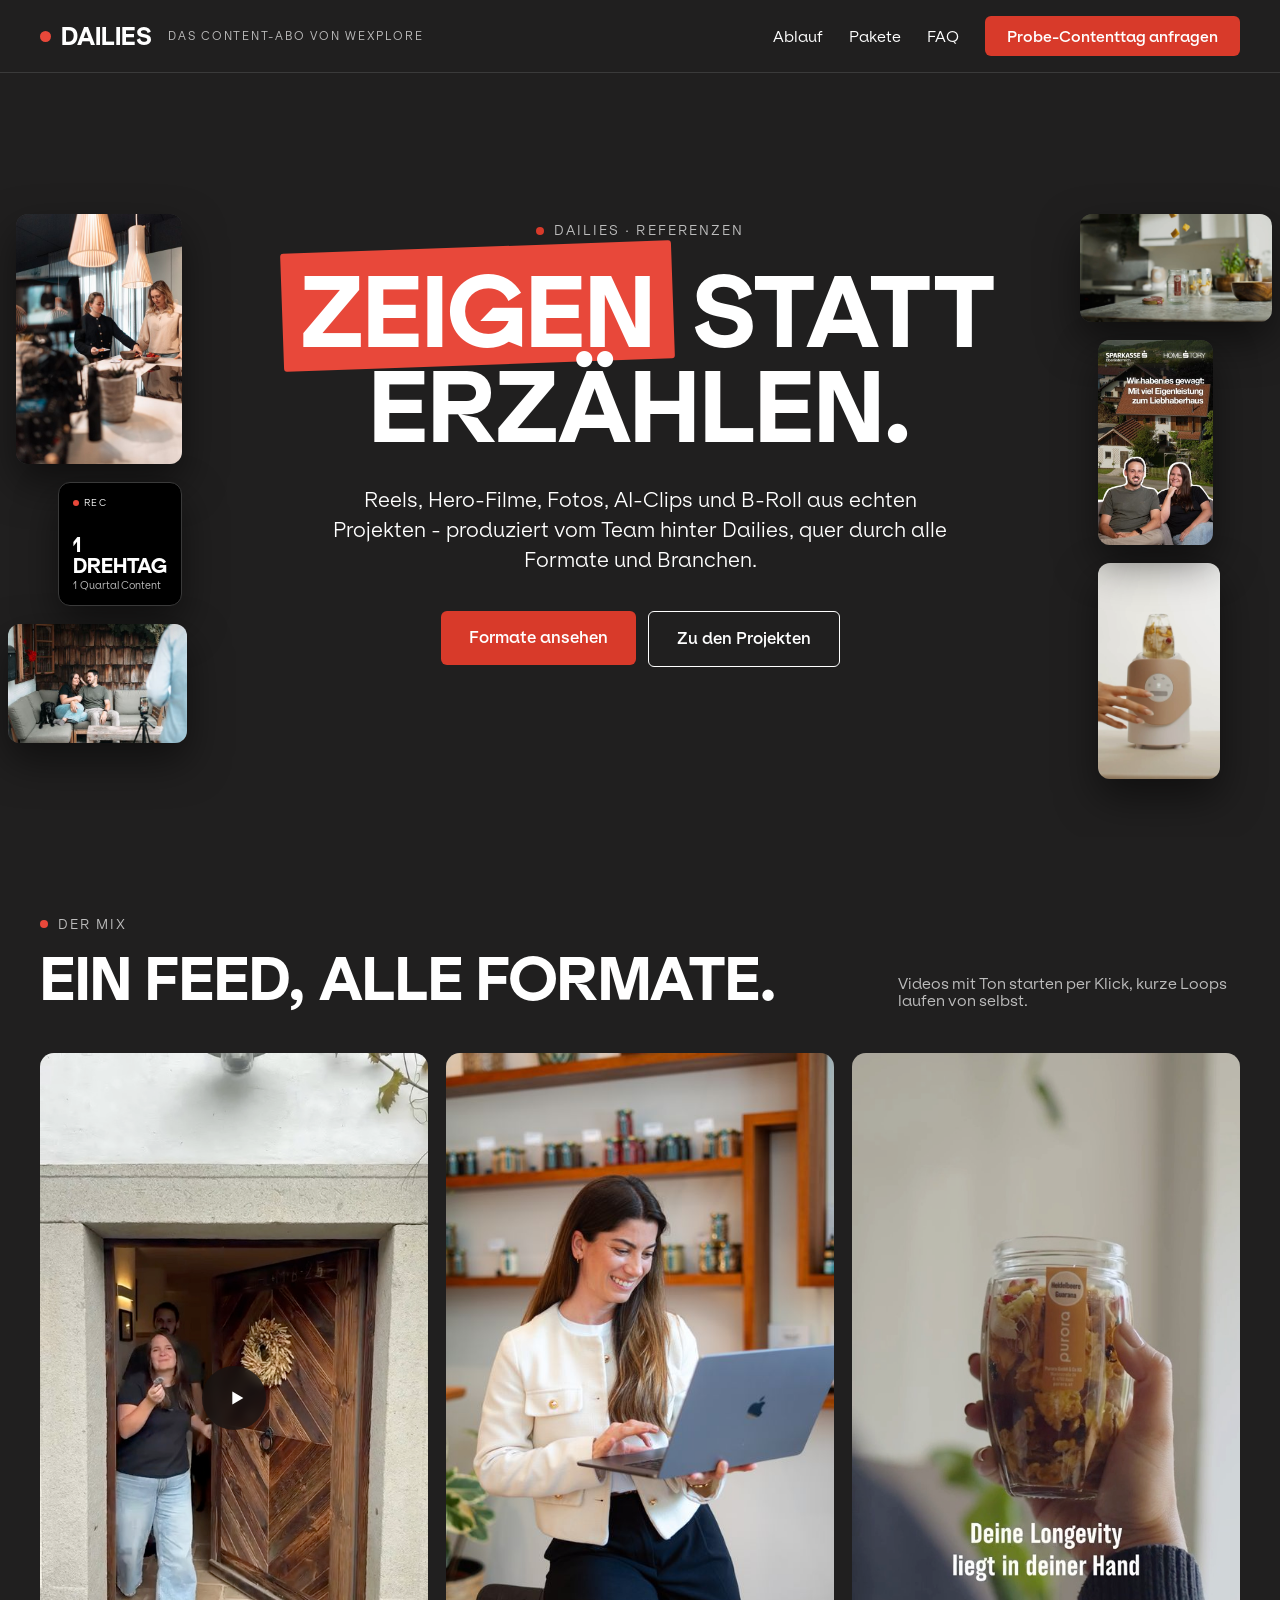
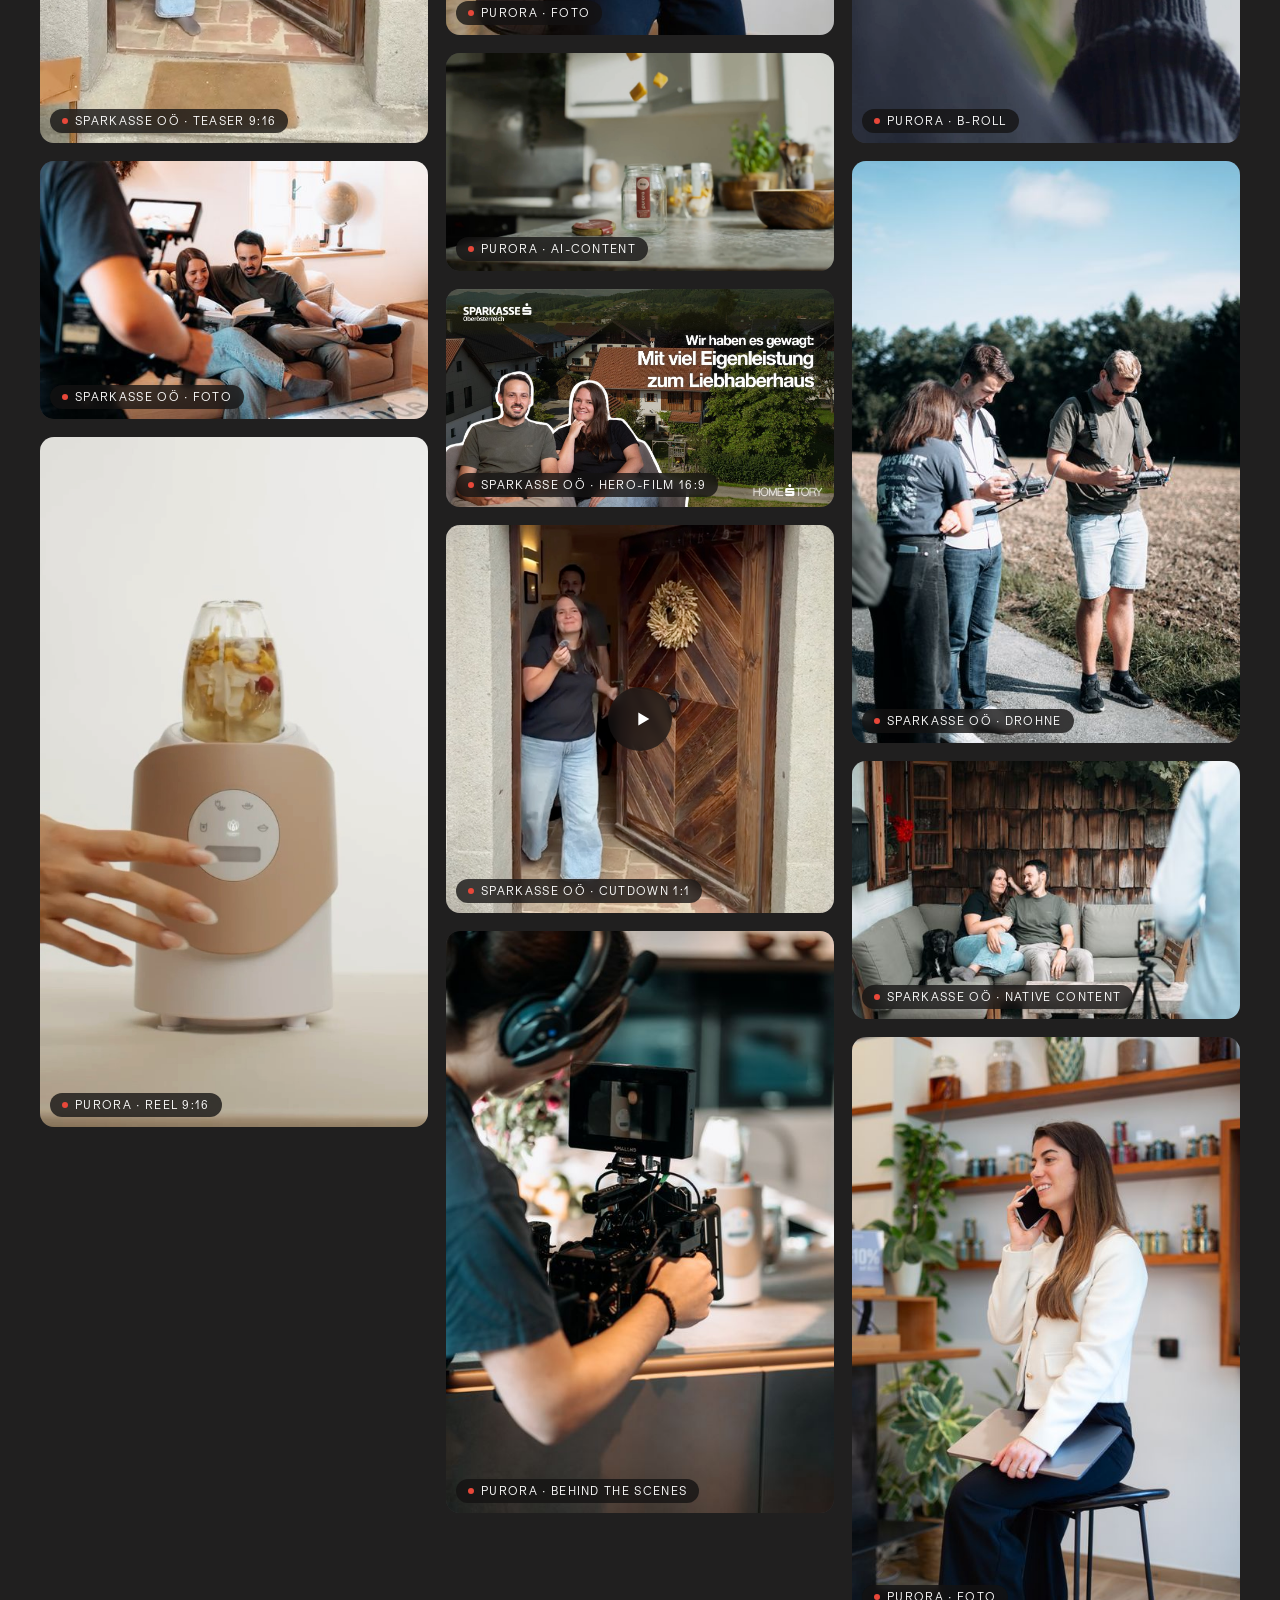
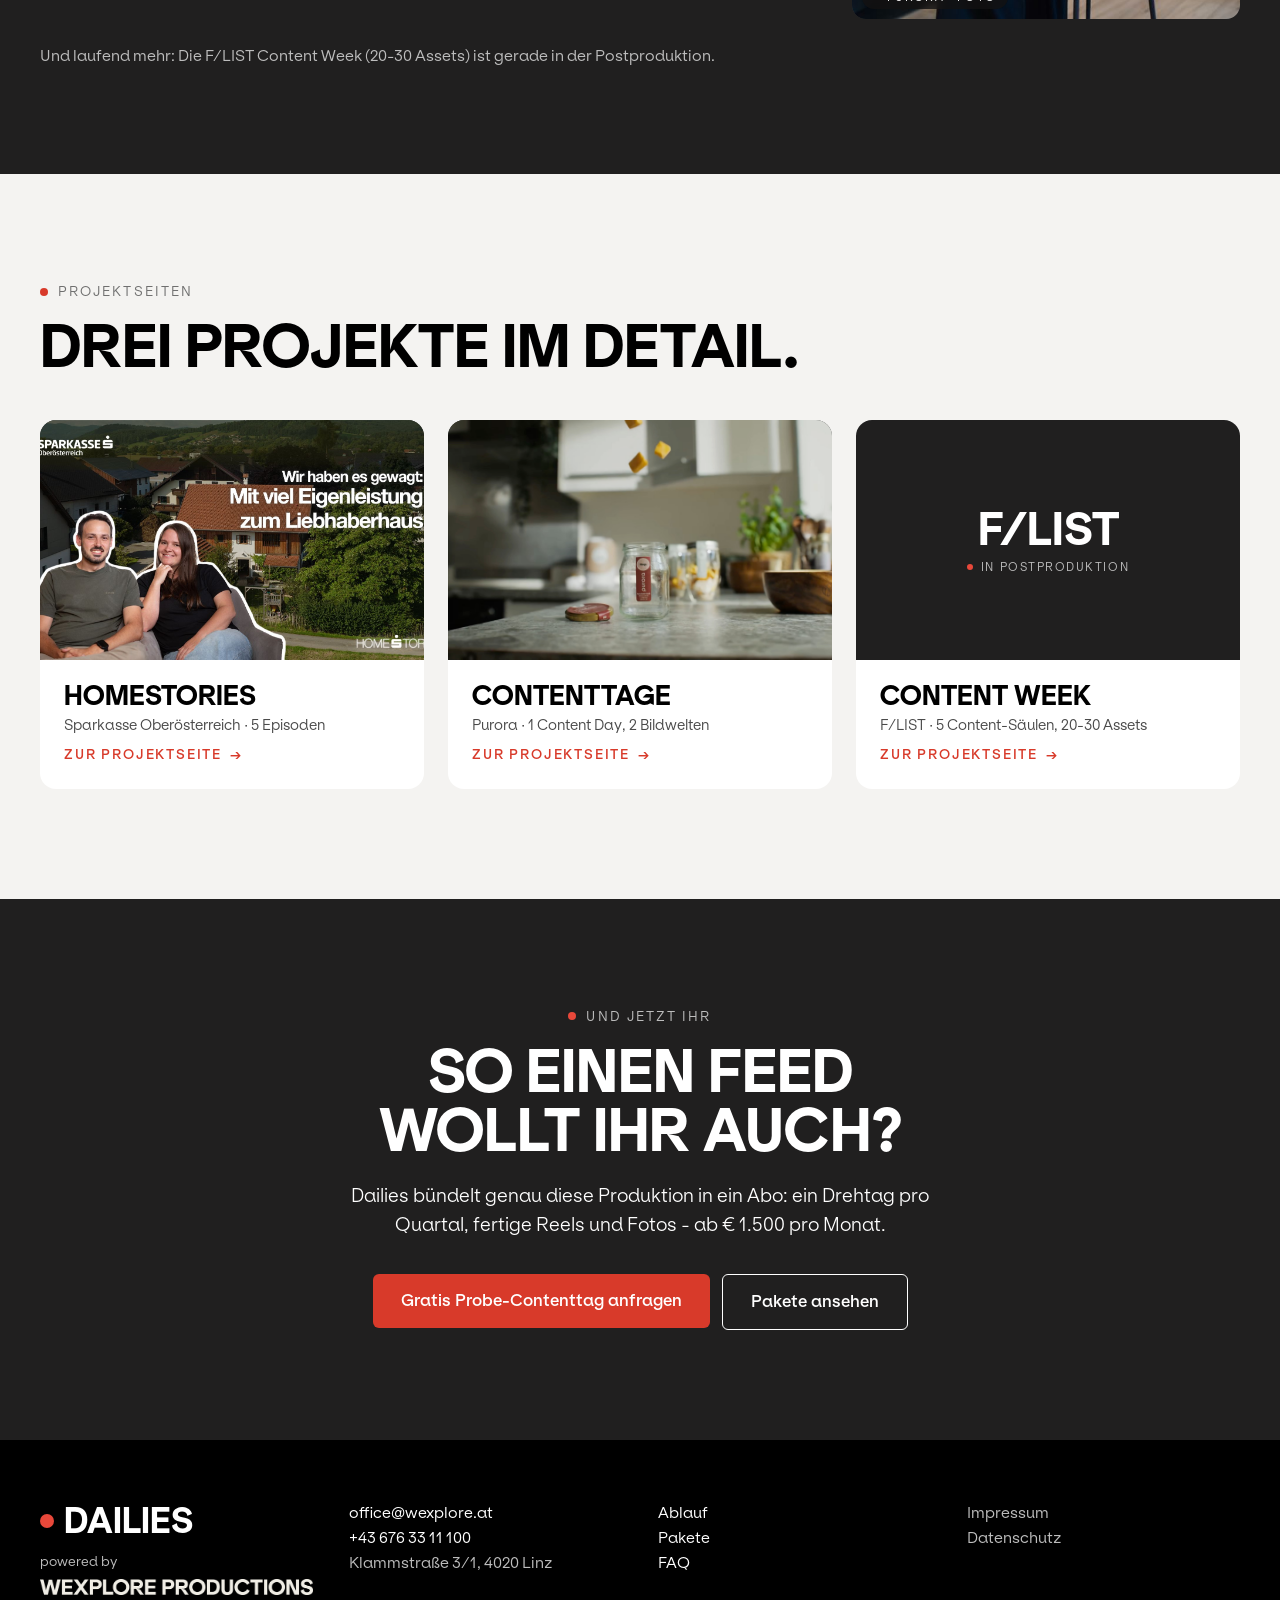
<file: referenzen.html>
<!DOCTYPE html>
<html lang="de-AT">
<head>
<meta charset="utf-8">
<meta name="viewport" content="width=device-width, initial-scale=1">
<title>Referenzen - Dailies | Social-Media-Content im Abo</title>
<meta name="description" content="Reels, Hero-Filme, Fotos, AI-Clips und B-Roll aus echten Projekten: die Referenzen von Dailies, dem Content-Abo von WEXPLORE aus Linz.">
<link rel="canonical" href="https://wexalex.github.io/dailies/referenzen.html">
<meta name="theme-color" content="#201f1f">
<meta property="og:type" content="website">
<meta property="og:url" content="https://wexalex.github.io/dailies/referenzen.html">
<meta property="og:site_name" content="Dailies">
<meta property="og:locale" content="de_AT">
<meta property="og:title" content="Referenzen - Dailies | Social-Media-Content im Abo">
<meta property="og:description" content="Zeigen statt erzählen: Reels, Hero-Filme, Fotos, AI-Clips und B-Roll aus echten Projekten.">
<meta property="og:image" content="https://wexalex.github.io/dailies/assets/projekte/sparkasse/teaser-quer-poster.jpg">
<meta property="og:image:width" content="1451">
<meta property="og:image:height" content="816">
<meta name="twitter:card" content="summary_large_image">
<link rel="icon" href="assets/favicon.svg" type="image/svg+xml">
<link rel="icon" href="assets/favicon-48.png" sizes="48x48" type="image/png">
<link rel="apple-touch-icon" href="assets/apple-touch-icon.png">
<link rel="preload" as="font" type="font/woff2" crossorigin href="assets/fonts/ESKlarheitPlakat-Xbd.woff2">
<link rel="preload" as="font" type="font/woff2" crossorigin href="assets/fonts/ESKlarheitKurrent-Lt.woff2">
<link rel="stylesheet" href="assets/projekt.css?v=1">
<style>
  /* Nur diese Seite: Hero mit schwebenden Assets und das gemischte Raster. */
  .ref-hero { position:relative; overflow:hidden; background:var(--dunkel); color:#fff; padding:150px 40px 170px; text-align:center; }
  .ref-hero .text { position:relative; z-index:2; max-width:860px; margin:0 auto; display:flex; flex-direction:column; align-items:center; }
  @media (max-width: 900px) {
    .ref-hero { padding:110px 20px 130px; }
    .float-tile { box-shadow:0 10px 24px rgba(0,0,0,.45); }
  }
  @media (max-width: 640px) {
    .float-tile { display:none; }
    .float-tile.klein { display:block; opacity:.9; }
  }
</style>
</head>
<body>

<a class="sr-only skip" href="#raster">Zum Inhalt springen</a>

<header class="pnav">
  <a href="index.html" style="display:flex; align-items:center; gap:10px;">
    <div style="width:11px; height:11px; border-radius:50%; background:var(--rot);"></div>
    <span class="plakat" style="font-size:24px; line-height:1;">Dailies</span>
    <span class="nav-links" style="font-size:11px; letter-spacing:.16em; text-transform:uppercase; color:var(--grau-dunkel); margin-left:6px;">Das Content-Abo von WEXPLORE</span>
  </a>
  <nav aria-label="Hauptnavigation">
    <a class="nav-links" href="index.html#ablauf">Ablauf</a>
    <a class="nav-links" href="index.html#pakete">Pakete</a>
    <a class="nav-links" href="index.html#faq">FAQ</a>
    <a class="btn btn--rot btn--s" href="mailto:office@wexplore.at?subject=Gratis%20Probe-Contenttag">Probe-Contenttag anfragen</a>
  </nav>
</header>

<main>

<section class="ref-hero" aria-labelledby="ref-titel">
  <!-- Schwebende Assets: echte Ausschnitte aus den Projekten. Reine Deko,
       deshalb pointer-events:none und aria-hidden. Positionen in Prozent,
       Groessen mit clamp - unter 640px bleiben nur die zwei "klein"-Kacheln. -->
  <div class="float-tile" data-anchor="foto-purora" aria-hidden="true" style="--tilt:-5deg; top:10%; left:6%; width:clamp(110px, 13vw, 190px); aspect-ratio:2/3; animation-delay:-1.2s;">
    <img src="assets/projekte/purora/foto-01-500.jpg" alt="" width="500" height="750" loading="lazy">
  </div>
  <div class="float-tile klein" data-anchor="mango" aria-hidden="true" style="--tilt:4deg; top:8%; right:7%; width:clamp(120px, 15vw, 230px); aspect-ratio:16/9; animation-delay:-3.4s;">
    <video src="assets/projekte/purora/mango-169.mp4" poster="assets/projekte/purora/mango-poster.jpg" autoplay muted loop playsinline preload="metadata" data-loop></video>
  </div>
  <div class="float-tile" data-anchor="foto-sparkasse" aria-hidden="true" style="--tilt:6deg; bottom:12%; left:9%; width:clamp(120px, 14vw, 210px); aspect-ratio:3/2; animation-delay:-5.1s;">
    <img src="assets/projekte/sparkasse/foto-03-500.jpg" alt="" width="500" height="333" loading="lazy">
  </div>
  <div class="float-tile klein" data-anchor="reel" aria-hidden="true" style="--tilt:-4deg; bottom:9%; right:8%; width:clamp(84px, 9.5vw, 140px); aspect-ratio:9/16; animation-delay:-2.2s;">
    <video src="assets/projekte/purora/hero-916.mp4" poster="assets/projekte/purora/hero-poster.jpg" autoplay muted loop playsinline preload="metadata" data-loop></video>
  </div>
  <div class="float-tile" data-anchor="teaser-hoch" aria-hidden="true" style="--tilt:5deg; top:44%; right:3.5%; width:clamp(84px, 9vw, 130px); aspect-ratio:9/16; animation-delay:-6.3s;">
    <img src="assets/projekte/sparkasse/teaser-hoch-poster.jpg" alt="" width="400" height="710" loading="lazy">
  </div>
  <div class="float-tile" data-anchor="rec" aria-hidden="true" style="--tilt:-6deg; top:47%; left:4%; width:clamp(90px, 9.5vw, 130px); aspect-ratio:1/1; background:#000; border:1px solid var(--linie-dunkel); animation-delay:-4s;">
    <div style="position:absolute; inset:0; box-sizing:border-box; padding:14px; display:flex; flex-direction:column; justify-content:space-between; text-align:left;">
      <div style="display:flex; align-items:center; gap:5px; font-size:9px; letter-spacing:.14em;"><span style="width:6px; height:6px; border-radius:50%; background:var(--rot); animation:recblink 1.6s steps(1) infinite;"></span>REC</div>
      <div><div class="plakat" style="font-size:20px; line-height:1.05;">1 Drehtag</div><div style="font-size:10px; color:var(--grau-dunkel); margin-top:3px;">1 Quartal Content</div></div>
    </div>
  </div>

  <div class="text">
    <div class="kicker" style="color:var(--grau-dunkel); justify-content:center;"><i></i>Dailies · Referenzen</div>
    <h1 id="ref-titel" class="plakat" style="font-size:clamp(48px, 7.6vw, 108px); line-height:.98; margin:26px 0 0; text-wrap:balance;"><span class="hl-marker">Zeigen</span> <span style="position:relative; z-index:1;">statt erzählen.</span></h1>
    <p style="font-size:20px; font-weight:300; line-height:1.5; max-width:52ch; margin:30px 0 0; text-wrap:pretty;">Reels, Hero-Filme, Fotos, AI-Clips und B-Roll aus echten Projekten - produziert vom Team hinter Dailies, quer durch alle Formate und Branchen.</p>
    <div style="display:flex; flex-wrap:wrap; justify-content:center; gap:12px; margin-top:36px;">
      <a class="btn btn--rot" href="#raster">Formate ansehen</a>
      <a class="btn btn--linie" href="#projekte" style="color:#fff;">Zu den Projekten</a>
    </div>
  </div>
</section>

<section id="raster" class="sec-dunkel" aria-labelledby="raster-titel" style="padding-top:80px;">
  <div class="wrap">
    <div class="kicker" style="color:var(--grau-dunkel);"><i></i>Der Mix</div>
    <div style="display:flex; justify-content:space-between; align-items:flex-end; flex-wrap:wrap; gap:16px; margin:18px 0 44px;">
      <h2 id="raster-titel" class="plakat h2" style="margin:0;">Ein Feed, alle Formate.</h2>
      <p style="margin:0; font-size:15px; color:var(--grau-dunkel); max-width:38ch;">Videos mit Ton starten per Klick, kurze Loops laufen von selbst.</p>
    </div>

    <div class="masonry">
      <div class="tile" style="aspect-ratio:9/16;" data-play>
        <video src="assets/projekte/sparkasse/teaser-916.mp4" poster="assets/projekte/sparkasse/teaser-916-poster.jpg" preload="none" playsinline aria-label="Sparkasse Homestory-Teaser im Hochformat"></video>
        <button type="button" class="play-btn" aria-label="Sparkasse Teaser abspielen"><span><svg viewBox="0 0 24 24" fill="#fff" aria-hidden="true"><path d="M8 5l12 7-12 7z"/></svg></span></button>
        <span class="tile-tag"><i></i>Sparkasse OÖ · Teaser 9:16</span>
      </div>
      <a class="tile" style="aspect-ratio:3/2; display:block;" href="projekte/sparkasse-homestories.html">
        <img src="assets/projekte/sparkasse/foto-04.jpg" srcset="assets/projekte/sparkasse/foto-04-500.jpg 500w, assets/projekte/sparkasse/foto-04-900.jpg 900w" sizes="auto, (max-width: 900px) 46vw, 380px" alt="Interviewdreh bei der Sparkasse Homestory" width="1600" height="1067" loading="lazy">
        <span class="tile-tag"><i></i>Sparkasse OÖ · Foto</span>
      </a>
      <div class="tile" style="aspect-ratio:9/16;">
        <video src="assets/projekte/purora/hero-916.mp4" poster="assets/projekte/purora/hero-poster.jpg" autoplay muted loop playsinline preload="metadata" data-loop aria-label="Purora Geschmacks-Mix-Reel"></video>
        <span class="tile-tag"><i></i>Purora · Reel 9:16</span>
      </div>
      <a class="tile" style="aspect-ratio:2/3; display:block;" href="projekte/purora-contenttage.html">
        <img src="assets/projekte/purora/foto-02.jpg" srcset="assets/projekte/purora/foto-02-500.jpg 500w, assets/projekte/purora/foto-02-900.jpg 900w" sizes="auto, (max-width: 900px) 46vw, 380px" alt="Purora Content Day: helle Bildwelt" width="1067" height="1600" loading="lazy">
        <span class="tile-tag"><i></i>Purora · Foto</span>
      </a>
      <div class="tile" style="aspect-ratio:16/9;">
        <video src="assets/projekte/purora/mango-169.mp4" poster="assets/projekte/purora/mango-poster.jpg" autoplay muted loop playsinline preload="metadata" data-loop aria-label="KI-generierte Produktsequenz von Purora"></video>
        <span class="tile-tag"><i></i>Purora · AI-Content</span>
      </div>
      <a class="tile" style="aspect-ratio:16/9; display:block;" href="projekte/sparkasse-homestories.html">
        <img src="assets/projekte/sparkasse/teaser-quer-poster.jpg" alt="Standbild aus dem Sparkasse Hero-Film" width="1451" height="816" loading="lazy">
        <span class="tile-tag"><i></i>Sparkasse OÖ · Hero-Film 16:9</span>
      </a>
      <div class="tile" style="aspect-ratio:1/1;" data-play>
        <video src="assets/projekte/sparkasse/teaser-11.mp4" poster="assets/projekte/sparkasse/teaser-11-poster.jpg" preload="none" playsinline aria-label="Sparkasse Homestory-Cutdown im quadratischen Format"></video>
        <button type="button" class="play-btn" aria-label="Sparkasse Cutdown abspielen"><span><svg viewBox="0 0 24 24" fill="#fff" aria-hidden="true"><path d="M8 5l12 7-12 7z"/></svg></span></button>
        <span class="tile-tag"><i></i>Sparkasse OÖ · Cutdown 1:1</span>
      </div>
      <a class="tile" style="aspect-ratio:2/3; display:block;" href="projekte/purora-contenttage.html">
        <img src="assets/projekte/purora/bts-01.jpg" srcset="assets/projekte/purora/bts-01-500.jpg 500w, assets/projekte/purora/bts-01-900.jpg 900w" sizes="auto, (max-width: 900px) 46vw, 380px" alt="Behind the Scenes am Purora Content Day" width="1067" height="1600" loading="lazy">
        <span class="tile-tag"><i></i>Purora · Behind the Scenes</span>
      </a>
      <div class="tile" style="aspect-ratio:9/16;">
        <video src="assets/projekte/purora/broll-916.mp4" poster="assets/projekte/purora/broll-poster.jpg" autoplay muted loop playsinline preload="metadata" data-loop aria-label="B-Roll-Sequenz von Purora"></video>
        <span class="tile-tag"><i></i>Purora · B-Roll</span>
      </div>
      <a class="tile" style="aspect-ratio:2/3; display:block;" href="projekte/sparkasse-homestories.html">
        <img src="assets/projekte/sparkasse/foto-01.jpg" srcset="assets/projekte/sparkasse/foto-01-500.jpg 500w, assets/projekte/sparkasse/foto-01-900.jpg 900w" sizes="auto, (max-width: 900px) 46vw, 380px" alt="Drohnenteam bei den Außenaufnahmen der Homestory" width="1067" height="1600" loading="lazy">
        <span class="tile-tag"><i></i>Sparkasse OÖ · Drohne</span>
      </a>
      <a class="tile" style="aspect-ratio:3/2; display:block;" href="projekte/sparkasse-homestories.html">
        <img src="assets/projekte/sparkasse/foto-03.jpg" srcset="assets/projekte/sparkasse/foto-03-500.jpg 500w, assets/projekte/sparkasse/foto-03-900.jpg 900w" sizes="auto, (max-width: 900px) 46vw, 380px" alt="Native Content im Handylook bei der Homestory" width="1600" height="1067" loading="lazy">
        <span class="tile-tag"><i></i>Sparkasse OÖ · Native Content</span>
      </a>
      <a class="tile" style="aspect-ratio:2/3; display:block;" href="projekte/purora-contenttage.html">
        <img src="assets/projekte/purora/foto-03.jpg" srcset="assets/projekte/purora/foto-03-500.jpg 500w, assets/projekte/purora/foto-03-900.jpg 900w" sizes="auto, (max-width: 900px) 46vw, 380px" alt="Produktfoto vom Purora Content Day" width="1067" height="1600" loading="lazy">
        <span class="tile-tag"><i></i>Purora · Foto</span>
      </a>
    </div>
    <p style="font-size:15px; color:var(--grau-dunkel); margin:28px 0 0;">Und laufend mehr: Die F/LIST Content Week (20-30 Assets) ist gerade in der Postproduktion.</p>
  </div>
</section>

<section id="projekte" aria-labelledby="projekte-titel" style="background:var(--flaeche);">
  <div class="wrap">
    <div class="kicker" style="color:var(--grau-hell);"><i></i>Projektseiten</div>
    <h2 id="projekte-titel" class="plakat h2" style="margin:18px 0 44px;">Drei Projekte im Detail.</h2>
    <div style="display:grid; grid-template-columns:repeat(auto-fit, minmax(min(100%, 280px), 1fr)); gap:24px;">
      <a class="pcard" href="projekte/sparkasse-homestories.html">
        <div class="bild"><img src="assets/projekte/sparkasse/teaser-quer-poster.jpg" alt="" width="1451" height="816" loading="lazy"></div>
        <div style="padding:22px 24px 26px;">
          <h3 class="plakat" style="font-size:26px; line-height:1.1; margin:0;">Homestories</h3>
          <div style="font-size:14px; color:var(--text-hell); margin-top:6px;">Sparkasse Oberösterreich · 5 Episoden</div>
          <div style="display:inline-flex; align-items:center; gap:8px; margin-top:14px; font-size:13px; letter-spacing:.14em; text-transform:uppercase; font-weight:600; color:var(--rot-hell);">Zur Projektseite <span aria-hidden="true">→</span></div>
        </div>
      </a>
      <a class="pcard" href="projekte/purora-contenttage.html">
        <div class="bild"><img src="assets/projekte/purora/mango-poster.jpg" alt="" width="1920" height="1080" loading="lazy"></div>
        <div style="padding:22px 24px 26px;">
          <h3 class="plakat" style="font-size:26px; line-height:1.1; margin:0;">Contenttage</h3>
          <div style="font-size:14px; color:var(--text-hell); margin-top:6px;">Purora · 1 Content Day, 2 Bildwelten</div>
          <div style="display:inline-flex; align-items:center; gap:8px; margin-top:14px; font-size:13px; letter-spacing:.14em; text-transform:uppercase; font-weight:600; color:var(--rot-hell);">Zur Projektseite <span aria-hidden="true">→</span></div>
        </div>
      </a>
      <a class="pcard" href="projekte/flist-content-week.html">
        <div class="bild" style="background:var(--dunkel); display:flex; align-items:center; justify-content:center;">
          <div style="text-align:center; color:#fff; padding:16px;">
            <div class="plakat" style="font-size:44px; line-height:1;">F/List</div>
            <div style="display:flex; align-items:center; justify-content:center; gap:8px; font-size:11px; letter-spacing:.14em; text-transform:uppercase; color:var(--grau-dunkel); margin-top:10px;"><span style="width:6px; height:6px; border-radius:50%; background:var(--rot); animation:recblink 1.6s steps(1) infinite;"></span>In Postproduktion</div>
          </div>
        </div>
        <div style="padding:22px 24px 26px;">
          <h3 class="plakat" style="font-size:26px; line-height:1.1; margin:0;">Content Week</h3>
          <div style="font-size:14px; color:var(--text-hell); margin-top:6px;">F/LIST · 5 Content-Säulen, 20-30 Assets</div>
          <div style="display:inline-flex; align-items:center; gap:8px; margin-top:14px; font-size:13px; letter-spacing:.14em; text-transform:uppercase; font-weight:600; color:var(--rot-hell);">Zur Projektseite <span aria-hidden="true">→</span></div>
        </div>
      </a>
    </div>
  </div>
</section>

<section class="sec-dunkel" aria-labelledby="cta-titel">
  <div class="wrap" style="text-align:center; display:flex; flex-direction:column; align-items:center;">
    <div class="kicker" style="color:var(--grau-dunkel); justify-content:center;"><i></i>Und jetzt ihr</div>
    <h2 id="cta-titel" class="plakat h2" style="margin:18px 0 0; max-width:20ch;">So einen Feed wollt ihr auch?</h2>
    <p style="font-size:18px; font-weight:300; line-height:1.6; max-width:54ch; margin:22px 0 0; text-wrap:pretty;">Dailies bündelt genau diese Produktion in ein Abo: ein Drehtag pro Quartal, fertige Reels und Fotos - ab € 1.500 pro Monat.</p>
    <div style="display:flex; flex-wrap:wrap; justify-content:center; gap:12px; margin-top:34px;">
      <a class="btn btn--rot" href="mailto:office@wexplore.at?subject=Gratis%20Probe-Contenttag">Gratis Probe-Contenttag anfragen</a>
      <a class="btn btn--linie" href="index.html#pakete" style="color:#fff;">Pakete ansehen</a>
    </div>
  </div>
</section>

</main>

<footer style="background:#000; color:#fff; padding:64px 40px 40px;">
  <div class="wrap" style="display:grid; grid-template-columns:repeat(auto-fit, minmax(min(100%, 200px), 1fr)); gap:36px;">
    <div style="display:flex; flex-direction:column; gap:16px;">
      <a href="index.html" style="display:flex; align-items:center; gap:10px;"><div style="width:14px; height:14px; border-radius:50%; background:var(--rot);"></div><span class="plakat" style="font-size:34px; line-height:1;">Dailies</span></a>
      <a href="https://wexplore.at" target="_blank" rel="noopener" style="display:flex; flex-wrap:wrap; align-items:center; gap:10px; font-size:13px; color:var(--grau-dunkel);">powered by <img src="assets/wexplore-productions-light.png" alt="WEXPLORE Productions" width="700" height="41" loading="lazy" style="height:auto; width:auto; max-height:18px; max-width:100%;"></a>
    </div>
    <div style="display:flex; flex-direction:column; gap:8px; font-size:15px;">
      <a href="mailto:office@wexplore.at">office@wexplore.at</a>
      <a href="tel:+436763311100">+43 676 33 11 100</a>
      <span style="color:var(--grau-dunkel);">Klammstraße 3/1, 4020 Linz</span>
    </div>
    <nav aria-label="Sektionen" style="display:flex; flex-direction:column; gap:8px; font-size:15px;">
      <a href="index.html#ablauf">Ablauf</a>
      <a href="index.html#pakete">Pakete</a>
      <a href="index.html#faq">FAQ</a>
    </nav>
    <nav aria-label="Rechtliches" style="display:flex; flex-direction:column; gap:8px; font-size:15px; color:var(--grau-dunkel);">
      <a href="https://www.wexplore.at/impressum" target="_blank" rel="noopener">Impressum</a>
      <a href="https://www.wexplore.at/datenschutz" target="_blank" rel="noopener">Datenschutz</a>
    </nav>
  </div>
</footer>

<script src="assets/projekt.js?v=1" defer></script>
<script>
/* Schwebende Kacheln ankern an der Headline: fester Abstand von 28px zur Schrift
   bei jeder Viewportgroesse, wie die Icons auf der Startseite. Unter 1100px ist
   neben der Headline kein Platz, dann gelten wieder die Positionen aus dem Markup. */
(function () {
  var hero = document.querySelector(".ref-hero");
  var titel = document.getElementById("ref-titel");
  if (!hero || !titel) return;
  var floats = Array.prototype.slice.call(hero.querySelectorAll("[data-anchor]")).map(function (el) {
    return { name: el.getAttribute("data-anchor"), el: el, orig: el.getAttribute("style") };
  });
  if (!floats.length) return;
  var byName = {};
  floats.forEach(function (f) { byName[f.name] = f; });
  var verankert = false;

  function layout() {
    if (window.innerWidth < 1100) {
      if (verankert) { floats.forEach(function (f) { f.el.setAttribute("style", f.orig); }); verankert = false; }
      return;
    }
    var hr = hero.getBoundingClientRect();
    var r = titel.getBoundingClientRect();
    var L = r.left - hr.left, T = r.top - hr.top, Rt = r.right - hr.left;
    var GAP = 28, LUFT = 18;
    // Erst alles lesen, dann alles schreiben - sonst erzwingt jede Abfrage ein neues Layout.
    var mass = {};
    floats.forEach(function (f) { mass[f.name] = { w: f.el.offsetWidth, h: f.el.offsetHeight }; });
    function spalte(namen, x0rechts) {
      var y = T - 50;
      namen.forEach(function (n) {
        var f = byName[n], m = mass[n];
        if (!f || !m) return;
        var x = x0rechts ? Rt + GAP : L - m.w - GAP;
        f.el.style.left = Math.max(8, Math.min(hr.width - m.w - 8, x)) + "px";
        f.el.style.top = Math.round(Math.max(8, y)) + "px";
        f.el.style.right = "auto";
        f.el.style.bottom = "auto";
        y += m.h + LUFT;
      });
    }
    spalte(["foto-purora", "rec", "foto-sparkasse"], false);
    spalte(["mango", "teaser-hoch", "reel"], true);
    verankert = true;
  }

  window.addEventListener("resize", layout);
  window.addEventListener("orientationchange", layout);
  window.addEventListener("load", layout);
  if (document.fonts && document.fonts.ready) document.fonts.ready.then(layout);
  if (window.ResizeObserver) {
    var ro = new ResizeObserver(layout);
    ro.observe(titel);
    ro.observe(hero);
  }
  layout();
})();
</script>
</body>
</html>
</file>
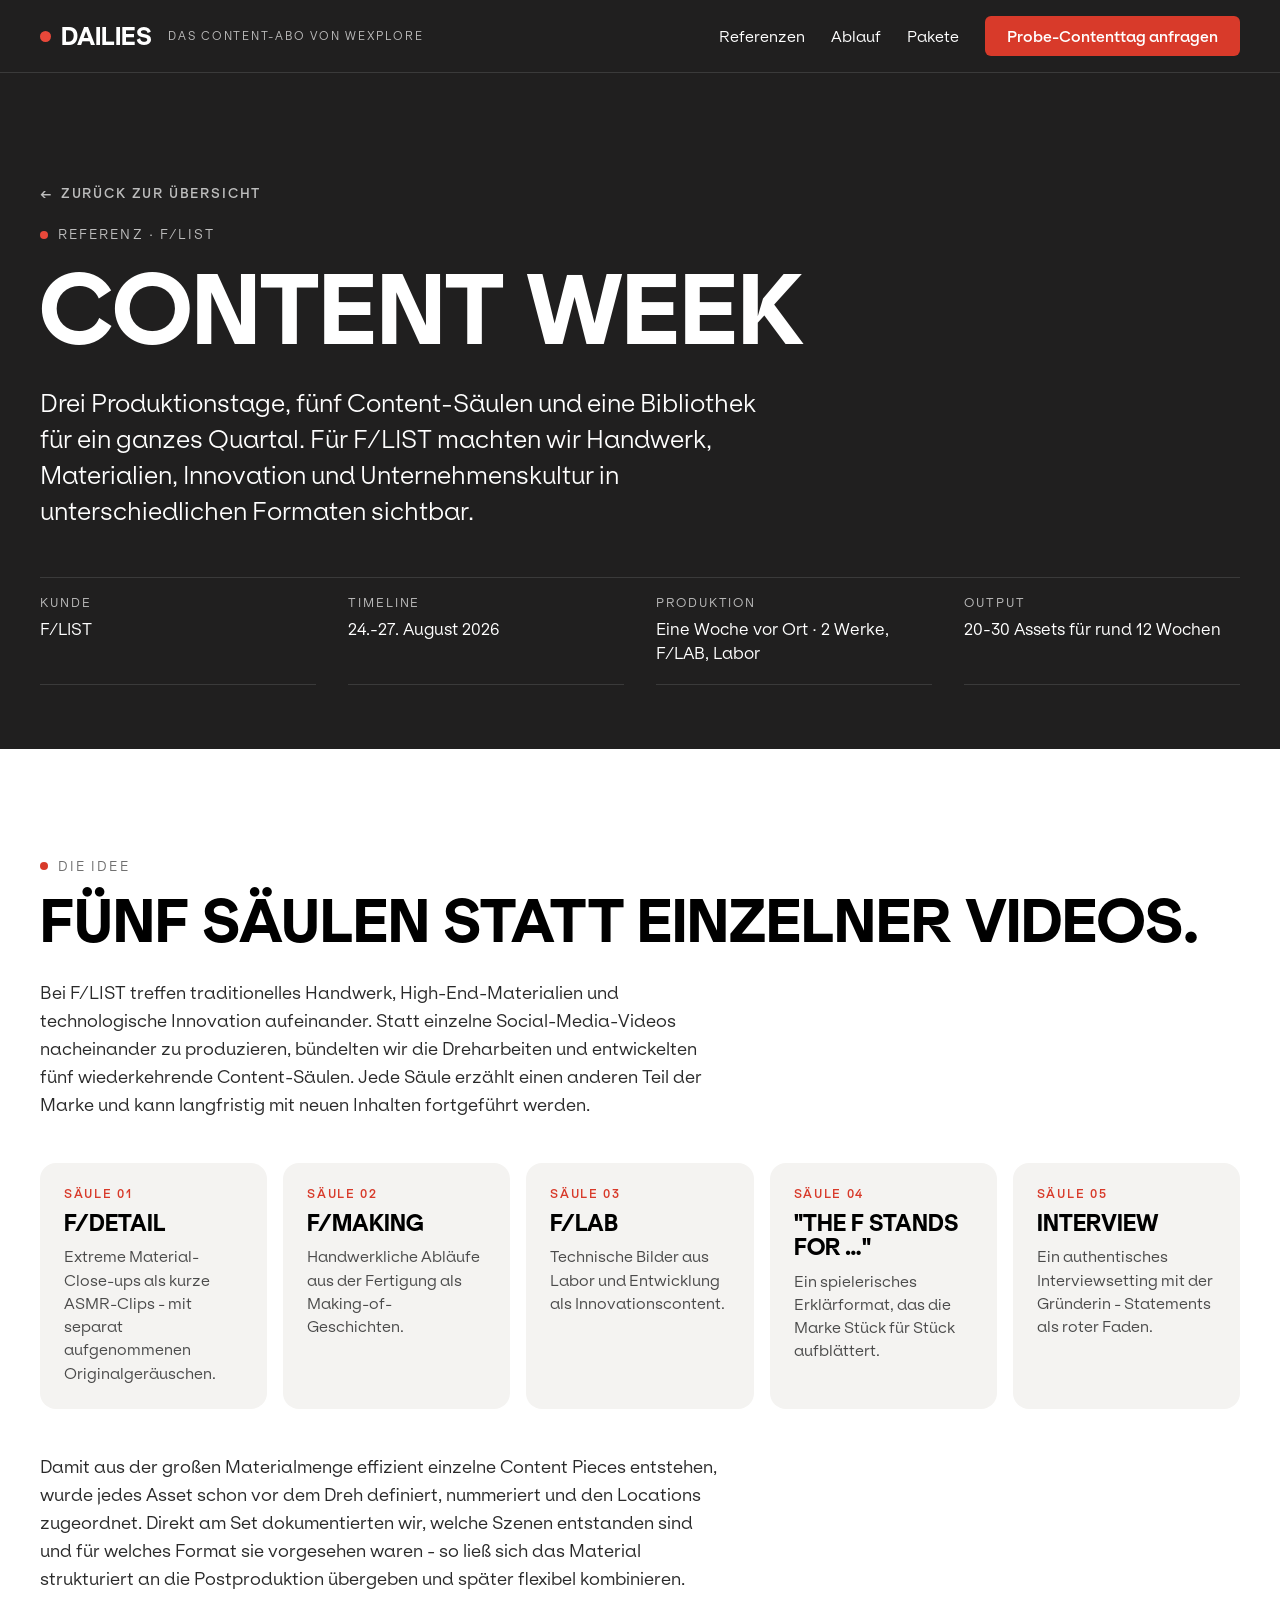
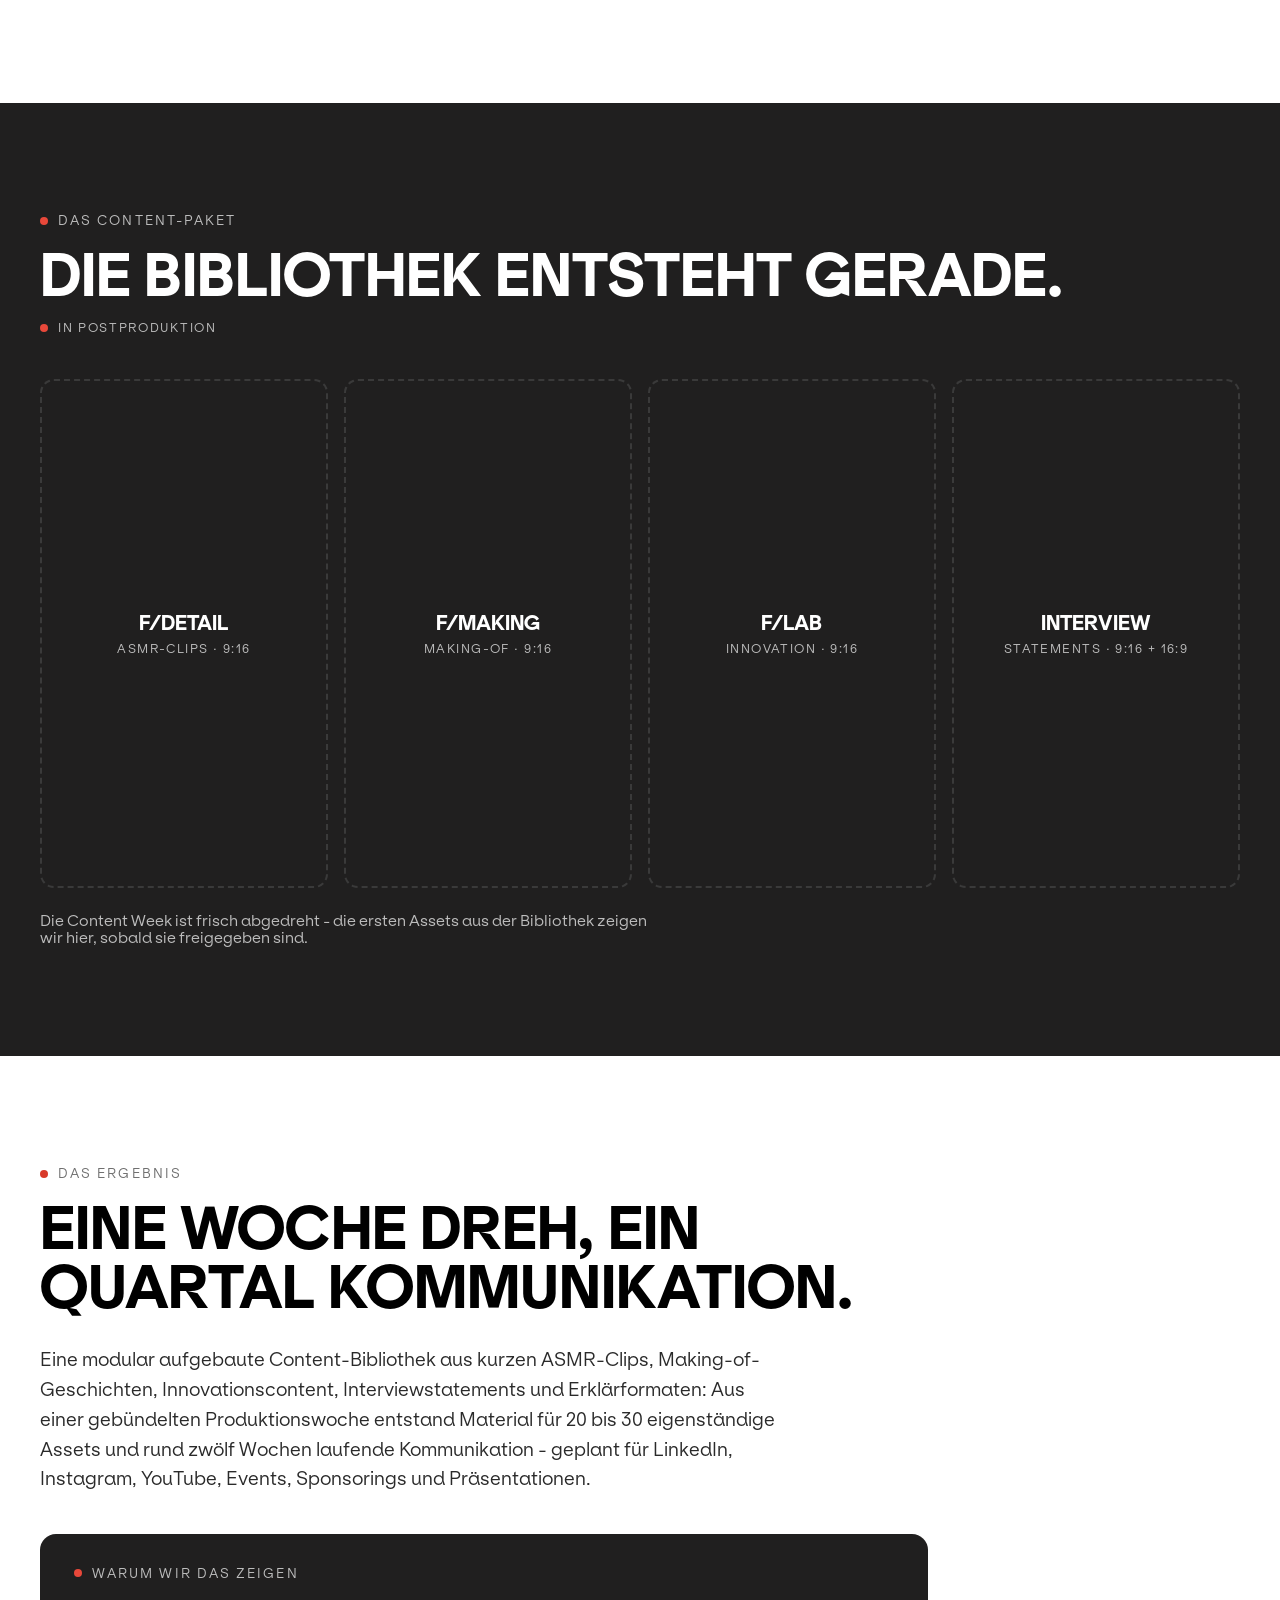
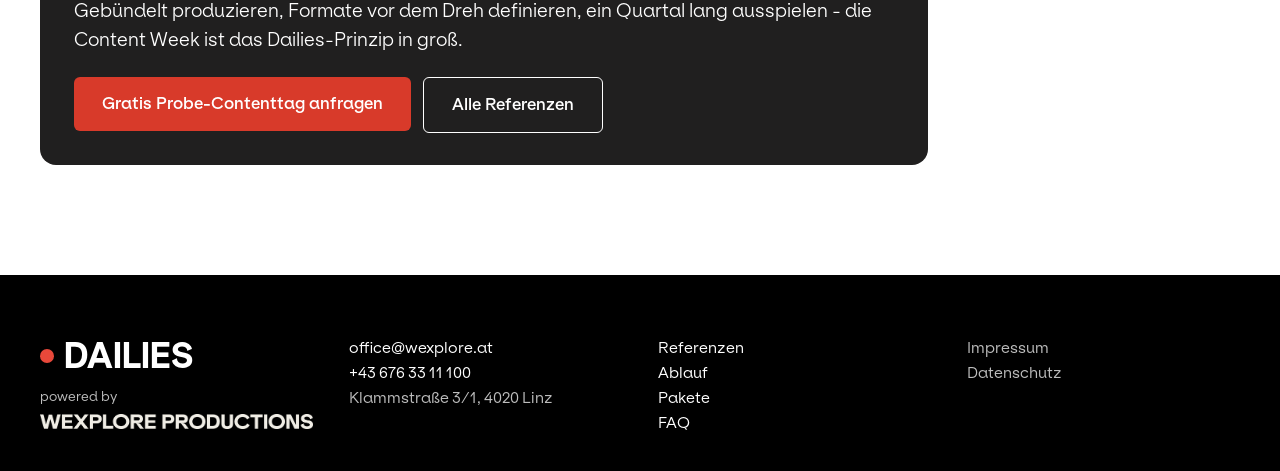
<file: projekte/flist-content-week.html>
<!DOCTYPE html>
<html lang="de-AT">
<head>
<meta charset="utf-8">
<meta name="viewport" content="width=device-width, initial-scale=1">
<title>F/LIST Content Week - Referenz | Dailies</title>
<meta name="description" content="Content Week für F/LIST: Drei Produktionstage, fünf Content-Säulen und eine Bibliothek mit 20 bis 30 Assets für rund zwölf Wochen Kommunikation.">
<link rel="canonical" href="https://wexalex.github.io/dailies/projekte/flist-content-week.html">
<meta name="theme-color" content="#201f1f">
<meta property="og:type" content="article">
<meta property="og:url" content="https://wexalex.github.io/dailies/projekte/flist-content-week.html">
<meta property="og:site_name" content="Dailies">
<meta property="og:locale" content="de_AT">
<meta property="og:title" content="F/LIST Content Week - Referenz | Dailies">
<meta property="og:description" content="Drei Produktionstage, fünf Content-Säulen und eine Bibliothek für ein ganzes Quartal.">
<meta name="twitter:card" content="summary">
<link rel="icon" href="../assets/favicon.svg" type="image/svg+xml">
<link rel="icon" href="../assets/favicon-48.png" sizes="48x48" type="image/png">
<link rel="apple-touch-icon" href="../assets/apple-touch-icon.png">
<link rel="preload" as="font" type="font/woff2" crossorigin href="../assets/fonts/ESKlarheitPlakat-Xbd.woff2">
<link rel="preload" as="font" type="font/woff2" crossorigin href="../assets/fonts/ESKlarheitKurrent-Lt.woff2">
<link rel="stylesheet" href="../assets/projekt.css?v=1">
</head>
<body>

<a class="sr-only skip" href="#projekt">Zum Inhalt springen</a>

<header class="pnav">
  <a href="../index.html" style="display:flex; align-items:center; gap:10px;">
    <div style="width:11px; height:11px; border-radius:50%; background:var(--rot);"></div>
    <span class="plakat" style="font-size:24px; line-height:1;">Dailies</span>
    <span class="nav-links" style="font-size:11px; letter-spacing:.16em; text-transform:uppercase; color:var(--grau-dunkel); margin-left:6px;">Das Content-Abo von WEXPLORE</span>
  </a>
  <nav aria-label="Hauptnavigation">
    <a class="nav-links" href="../referenzen.html">Referenzen</a>
    <a class="nav-links" href="../index.html#ablauf">Ablauf</a>
    <a class="nav-links" href="../index.html#pakete">Pakete</a>
    <a class="btn btn--rot btn--s" href="mailto:office@wexplore.at?subject=Gratis%20Probe-Contenttag">Probe-Contenttag anfragen</a>
  </nav>
</header>

<main>

<section id="projekt" class="sec-dunkel" style="padding-bottom:64px;">
  <div class="wrap">
    <a href="../referenzen.html" data-zurueck style="display:inline-flex; align-items:center; gap:8px; font-size:13px; letter-spacing:.14em; text-transform:uppercase; font-weight:600; color:var(--grau-dunkel); margin-bottom:26px;"><span aria-hidden="true">&larr;</span> Zurück zur Übersicht</a>
    <div class="kicker" style="color:var(--grau-dunkel);"><i></i>Referenz · F/LIST</div>
    <h1 class="plakat" style="font-size:clamp(48px, 7.4vw, 104px); line-height:.98; margin:22px 0 0; max-width:14ch;">Content Week</h1>
    <p style="font-size:clamp(19px, 2.1vw, 24px); font-weight:300; line-height:1.5; max-width:52ch; margin:28px 0 0; text-wrap:pretty;">Drei Produktionstage, fünf Content-Säulen und eine Bibliothek für ein ganzes Quartal. Für F/LIST machten wir Handwerk, Materialien, Innovation und Unternehmenskultur in unterschiedlichen Formaten sichtbar.</p>
    <dl class="meta" style="margin:48px 0 0;">
      <div><dt>Kunde</dt><dd>F/LIST</dd></div>
      <div><dt>Timeline</dt><dd>24.-27. August 2026</dd></div>
      <div><dt>Produktion</dt><dd>Eine Woche vor Ort · 2 Werke, F/LAB, Labor</dd></div>
      <div><dt>Output</dt><dd>20-30 Assets für rund 12 Wochen</dd></div>
    </dl>
  </div>
</section>

<section aria-labelledby="saeulen-titel">
  <div class="wrap">
    <div class="kicker" style="color:var(--grau-hell);"><i></i>Die Idee</div>
    <h2 id="saeulen-titel" class="plakat h2" style="margin:18px 0 28px;">Fünf Säulen statt einzelner Videos.</h2>
    <p style="font-size:17px; line-height:1.65; color:#2a2a2a; max-width:68ch; margin:0 0 44px; text-wrap:pretty;">Bei F/LIST treffen traditionelles Handwerk, High-End-Materialien und technologische Innovation aufeinander. Statt einzelne Social-Media-Videos nacheinander zu produzieren, bündelten wir die Dreharbeiten und entwickelten fünf wiederkehrende Content-Säulen. Jede Säule erzählt einen anderen Teil der Marke und kann langfristig mit neuen Inhalten fortgeführt werden.</p>
    <div style="display:grid; grid-template-columns:repeat(auto-fit, minmax(min(100%, 210px), 1fr)); gap:16px;">
      <div style="background:var(--flaeche); border-radius:16px; padding:24px; display:flex; flex-direction:column; gap:10px;">
        <div style="font-size:12px; letter-spacing:.14em; text-transform:uppercase; color:var(--rot-hell); font-weight:600;">Säule 01</div>
        <h3 class="plakat" style="font-size:22px; line-height:1.1; margin:0;">F/Detail</h3>
        <p style="font-size:15px; line-height:1.55; color:var(--text-hell); margin:0; text-wrap:pretty;">Extreme Material-Close-ups als kurze ASMR-Clips - mit separat aufgenommenen Originalgeräuschen.</p>
      </div>
      <div style="background:var(--flaeche); border-radius:16px; padding:24px; display:flex; flex-direction:column; gap:10px;">
        <div style="font-size:12px; letter-spacing:.14em; text-transform:uppercase; color:var(--rot-hell); font-weight:600;">Säule 02</div>
        <h3 class="plakat" style="font-size:22px; line-height:1.1; margin:0;">F/Making</h3>
        <p style="font-size:15px; line-height:1.55; color:var(--text-hell); margin:0; text-wrap:pretty;">Handwerkliche Abläufe aus der Fertigung als Making-of-Geschichten.</p>
      </div>
      <div style="background:var(--flaeche); border-radius:16px; padding:24px; display:flex; flex-direction:column; gap:10px;">
        <div style="font-size:12px; letter-spacing:.14em; text-transform:uppercase; color:var(--rot-hell); font-weight:600;">Säule 03</div>
        <h3 class="plakat" style="font-size:22px; line-height:1.1; margin:0;">F/Lab</h3>
        <p style="font-size:15px; line-height:1.55; color:var(--text-hell); margin:0; text-wrap:pretty;">Technische Bilder aus Labor und Entwicklung als Innovationscontent.</p>
      </div>
      <div style="background:var(--flaeche); border-radius:16px; padding:24px; display:flex; flex-direction:column; gap:10px;">
        <div style="font-size:12px; letter-spacing:.14em; text-transform:uppercase; color:var(--rot-hell); font-weight:600;">Säule 04</div>
        <h3 class="plakat" style="font-size:22px; line-height:1.1; margin:0;">"The F stands for …"</h3>
        <p style="font-size:15px; line-height:1.55; color:var(--text-hell); margin:0; text-wrap:pretty;">Ein spielerisches Erklärformat, das die Marke Stück für Stück aufblättert.</p>
      </div>
      <div style="background:var(--flaeche); border-radius:16px; padding:24px; display:flex; flex-direction:column; gap:10px;">
        <div style="font-size:12px; letter-spacing:.14em; text-transform:uppercase; color:var(--rot-hell); font-weight:600;">Säule 05</div>
        <h3 class="plakat" style="font-size:22px; line-height:1.1; margin:0;">Interview</h3>
        <p style="font-size:15px; line-height:1.55; color:var(--text-hell); margin:0; text-wrap:pretty;">Ein authentisches Interviewsetting mit der Gründerin - Statements als roter Faden.</p>
      </div>
    </div>
    <p style="font-size:17px; line-height:1.65; color:#2a2a2a; max-width:68ch; margin:44px 0 0; text-wrap:pretty;">Damit aus der großen Materialmenge effizient einzelne Content Pieces entstehen, wurde jedes Asset schon vor dem Dreh definiert, nummeriert und den Locations zugeordnet. Direkt am Set dokumentierten wir, welche Szenen entstanden sind und für welches Format sie vorgesehen waren - so ließ sich das Material strukturiert an die Postproduktion übergeben und später flexibel kombinieren.</p>
  </div>
</section>

<section class="sec-dunkel" aria-labelledby="paket-titel">
  <div class="wrap">
    <div class="kicker" style="color:var(--grau-dunkel);"><i></i>Das Content-Paket</div>
    <div style="display:flex; justify-content:space-between; align-items:flex-end; flex-wrap:wrap; gap:16px; margin:18px 0 44px;">
      <h2 id="paket-titel" class="plakat h2" style="margin:0;">Die Bibliothek entsteht gerade.</h2>
      <div style="display:flex; align-items:center; gap:10px; font-size:12px; letter-spacing:.14em; text-transform:uppercase; color:var(--grau-dunkel);"><span style="width:8px; height:8px; border-radius:50%; background:var(--rot); animation:recblink 1.6s steps(1) infinite;"></span>In Postproduktion</div>
    </div>
    <div style="display:grid; grid-template-columns:repeat(auto-fit, minmax(min(100%, 180px), 1fr)); gap:16px;">
      <div class="tile tile--strich" style="aspect-ratio:9/16;"><div class="innen"><div class="plakat" style="font-size:20px; line-height:1.1;">F/Detail</div><div style="font-size:12px; letter-spacing:.12em; text-transform:uppercase; color:var(--grau-dunkel); margin-top:8px;">ASMR-Clips · 9:16</div></div></div>
      <div class="tile tile--strich" style="aspect-ratio:9/16;"><div class="innen"><div class="plakat" style="font-size:20px; line-height:1.1;">F/Making</div><div style="font-size:12px; letter-spacing:.12em; text-transform:uppercase; color:var(--grau-dunkel); margin-top:8px;">Making-of · 9:16</div></div></div>
      <div class="tile tile--strich" style="aspect-ratio:9/16;"><div class="innen"><div class="plakat" style="font-size:20px; line-height:1.1;">F/Lab</div><div style="font-size:12px; letter-spacing:.12em; text-transform:uppercase; color:var(--grau-dunkel); margin-top:8px;">Innovation · 9:16</div></div></div>
      <div class="tile tile--strich" style="aspect-ratio:9/16;"><div class="innen"><div class="plakat" style="font-size:20px; line-height:1.1;">Interview</div><div style="font-size:12px; letter-spacing:.12em; text-transform:uppercase; color:var(--grau-dunkel); margin-top:8px;">Statements · 9:16 + 16:9</div></div></div>
    </div>
    <p style="font-size:15px; color:var(--grau-dunkel); margin:24px 0 0; max-width:70ch;">Die Content Week ist frisch abgedreht - die ersten Assets aus der Bibliothek zeigen wir hier, sobald sie freigegeben sind.</p>
  </div>
</section>

<section aria-labelledby="ergebnis-titel">
  <div class="wrap">
    <div class="kicker" style="color:var(--grau-hell);"><i></i>Das Ergebnis</div>
    <h2 id="ergebnis-titel" class="plakat h2" style="margin:18px 0 28px; max-width:24ch;">Eine Woche Dreh, ein Quartal Kommunikation.</h2>
    <p style="font-size:18px; line-height:1.65; color:#2a2a2a; max-width:68ch; margin:0 0 40px; text-wrap:pretty;">Eine modular aufgebaute Content-Bibliothek aus kurzen ASMR-Clips, Making-of-Geschichten, Innovationscontent, Interviewstatements und Erklärformaten: Aus einer gebündelten Produktionswoche entstand Material für 20 bis 30 eigenständige Assets und rund zwölf Wochen laufende Kommunikation - geplant für LinkedIn, Instagram, YouTube, Events, Sponsorings und Präsentationen.</p>
    <div style="border-radius:16px; padding:32px 34px; background:var(--dunkel); color:#fff; max-width:820px;">
      <div class="kicker" style="color:var(--grau-dunkel);"><i style="background:var(--rot);"></i>Warum wir das zeigen</div>
      <p style="font-size:18px; font-weight:300; line-height:1.6; margin:16px 0 22px; text-wrap:pretty;">Gebündelt produzieren, Formate vor dem Dreh definieren, ein Quartal lang ausspielen - die Content Week ist das Dailies-Prinzip in groß.</p>
      <div style="display:flex; flex-wrap:wrap; gap:12px;">
        <a class="btn btn--rot" href="mailto:office@wexplore.at?subject=Gratis%20Probe-Contenttag">Gratis Probe-Contenttag anfragen</a>
        <a class="btn btn--linie" href="../referenzen.html" style="color:#fff;">Alle Referenzen</a>
      </div>
    </div>
  </div>
</section>

</main>

<footer style="background:#000; color:#fff; padding:64px 40px 40px;">
  <div class="wrap" style="display:grid; grid-template-columns:repeat(auto-fit, minmax(min(100%, 200px), 1fr)); gap:36px;">
    <div style="display:flex; flex-direction:column; gap:16px;">
      <a href="../index.html" style="display:flex; align-items:center; gap:10px;"><div style="width:14px; height:14px; border-radius:50%; background:var(--rot);"></div><span class="plakat" style="font-size:34px; line-height:1;">Dailies</span></a>
      <a href="https://wexplore.at" target="_blank" rel="noopener" style="display:flex; flex-wrap:wrap; align-items:center; gap:10px; font-size:13px; color:var(--grau-dunkel);">powered by <img src="../assets/wexplore-productions-light.png" alt="WEXPLORE Productions" width="700" height="41" loading="lazy" style="height:auto; width:auto; max-height:18px; max-width:100%;"></a>
    </div>
    <div style="display:flex; flex-direction:column; gap:8px; font-size:15px;">
      <a href="mailto:office@wexplore.at">office@wexplore.at</a>
      <a href="tel:+436763311100">+43 676 33 11 100</a>
      <span style="color:var(--grau-dunkel);">Klammstraße 3/1, 4020 Linz</span>
    </div>
    <nav aria-label="Sektionen" style="display:flex; flex-direction:column; gap:8px; font-size:15px;">
      <a href="../referenzen.html">Referenzen</a>
      <a href="../index.html#ablauf">Ablauf</a>
      <a href="../index.html#pakete">Pakete</a>
      <a href="../index.html#faq">FAQ</a>
    </nav>
    <nav aria-label="Rechtliches" style="display:flex; flex-direction:column; gap:8px; font-size:15px; color:var(--grau-dunkel);">
      <a href="https://www.wexplore.at/impressum" target="_blank" rel="noopener">Impressum</a>
      <a href="https://www.wexplore.at/datenschutz" target="_blank" rel="noopener">Datenschutz</a>
    </nav>
  </div>
</footer>

<script src="../assets/projekt.js?v=1" defer></script>
<script>
/* Zurueck-Link: kam man von einer anderen Dailies-Seite, geht es dorthin zurueck,
   sonst (z. B. direkt aus der Mail-Kampagne) zur Referenzuebersicht. */
(function () {
  var a = document.querySelector("[data-zurueck]");
  if (!a) return;
  if (document.referrer && new URL(document.referrer).origin === location.origin && history.length > 1) {
    a.addEventListener("click", function (e) { e.preventDefault(); history.back(); });
  }
})();
</script>
</body>
</html>
</file>
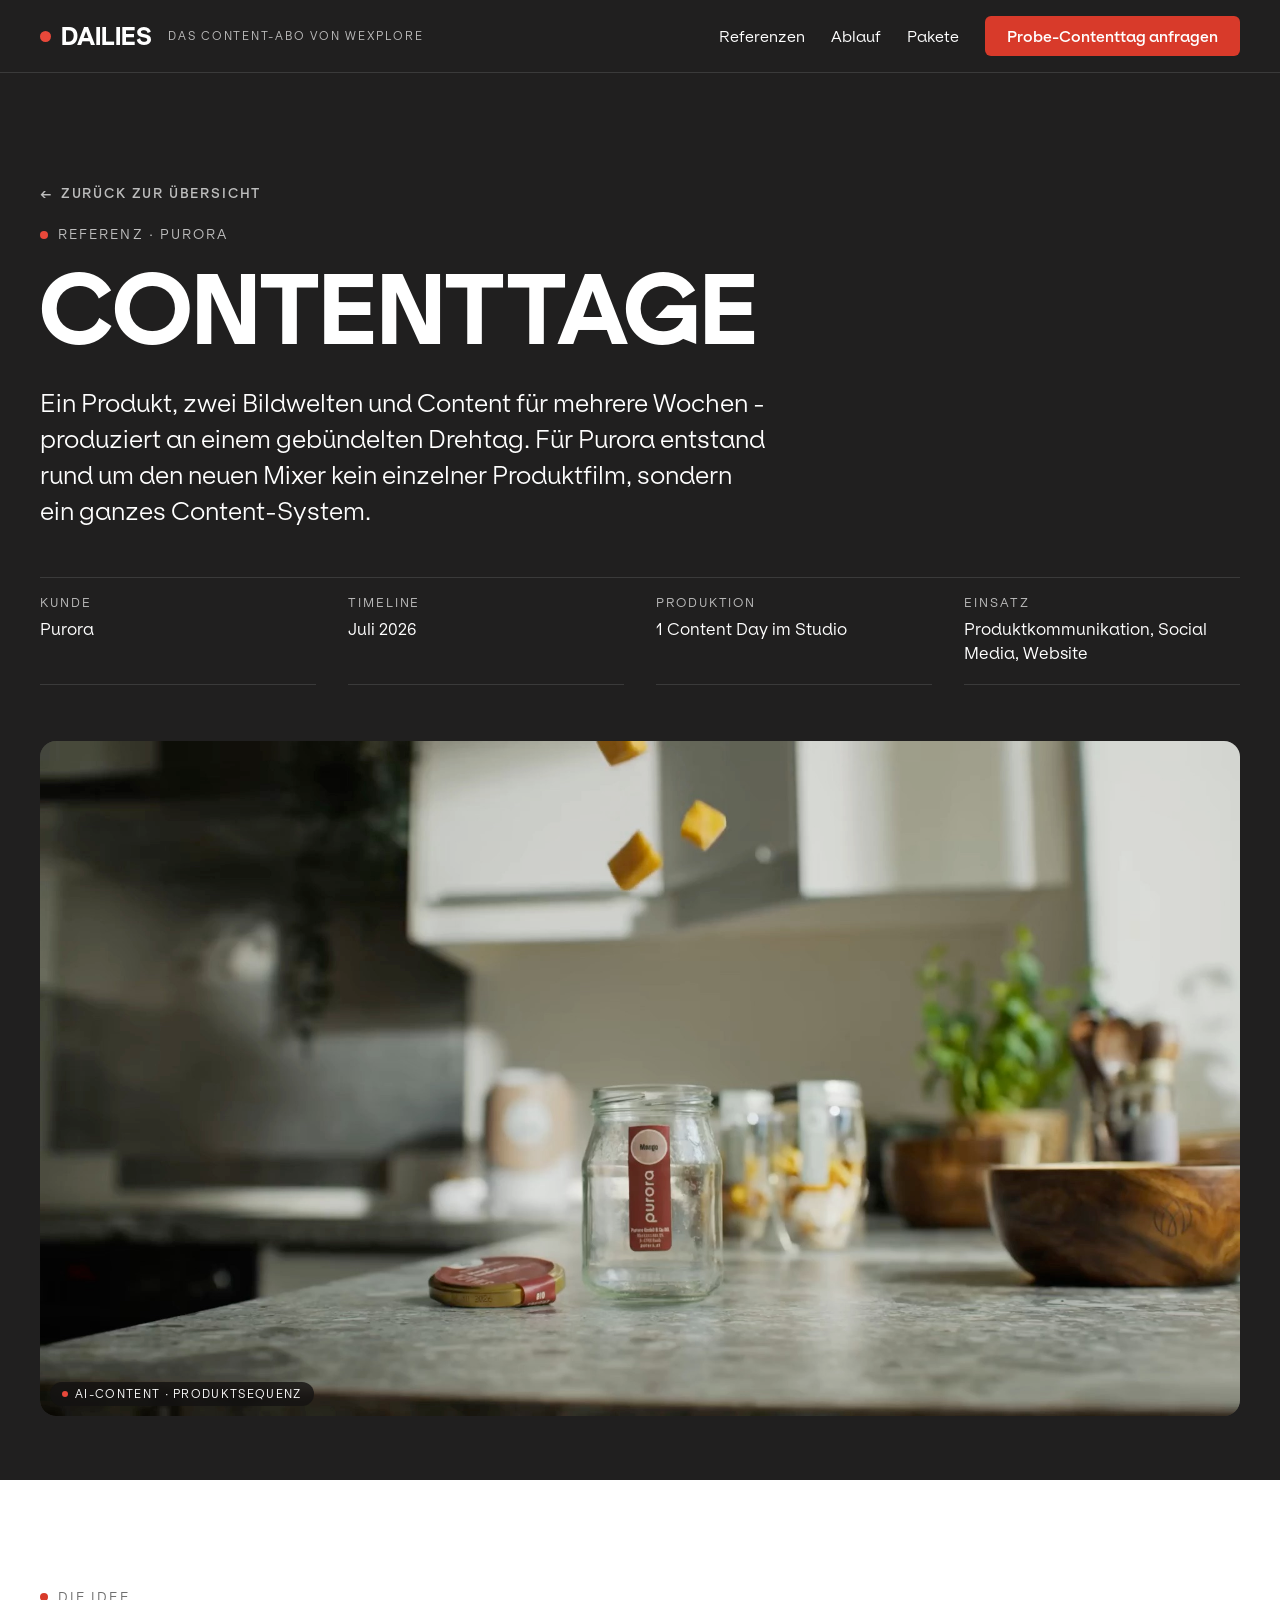
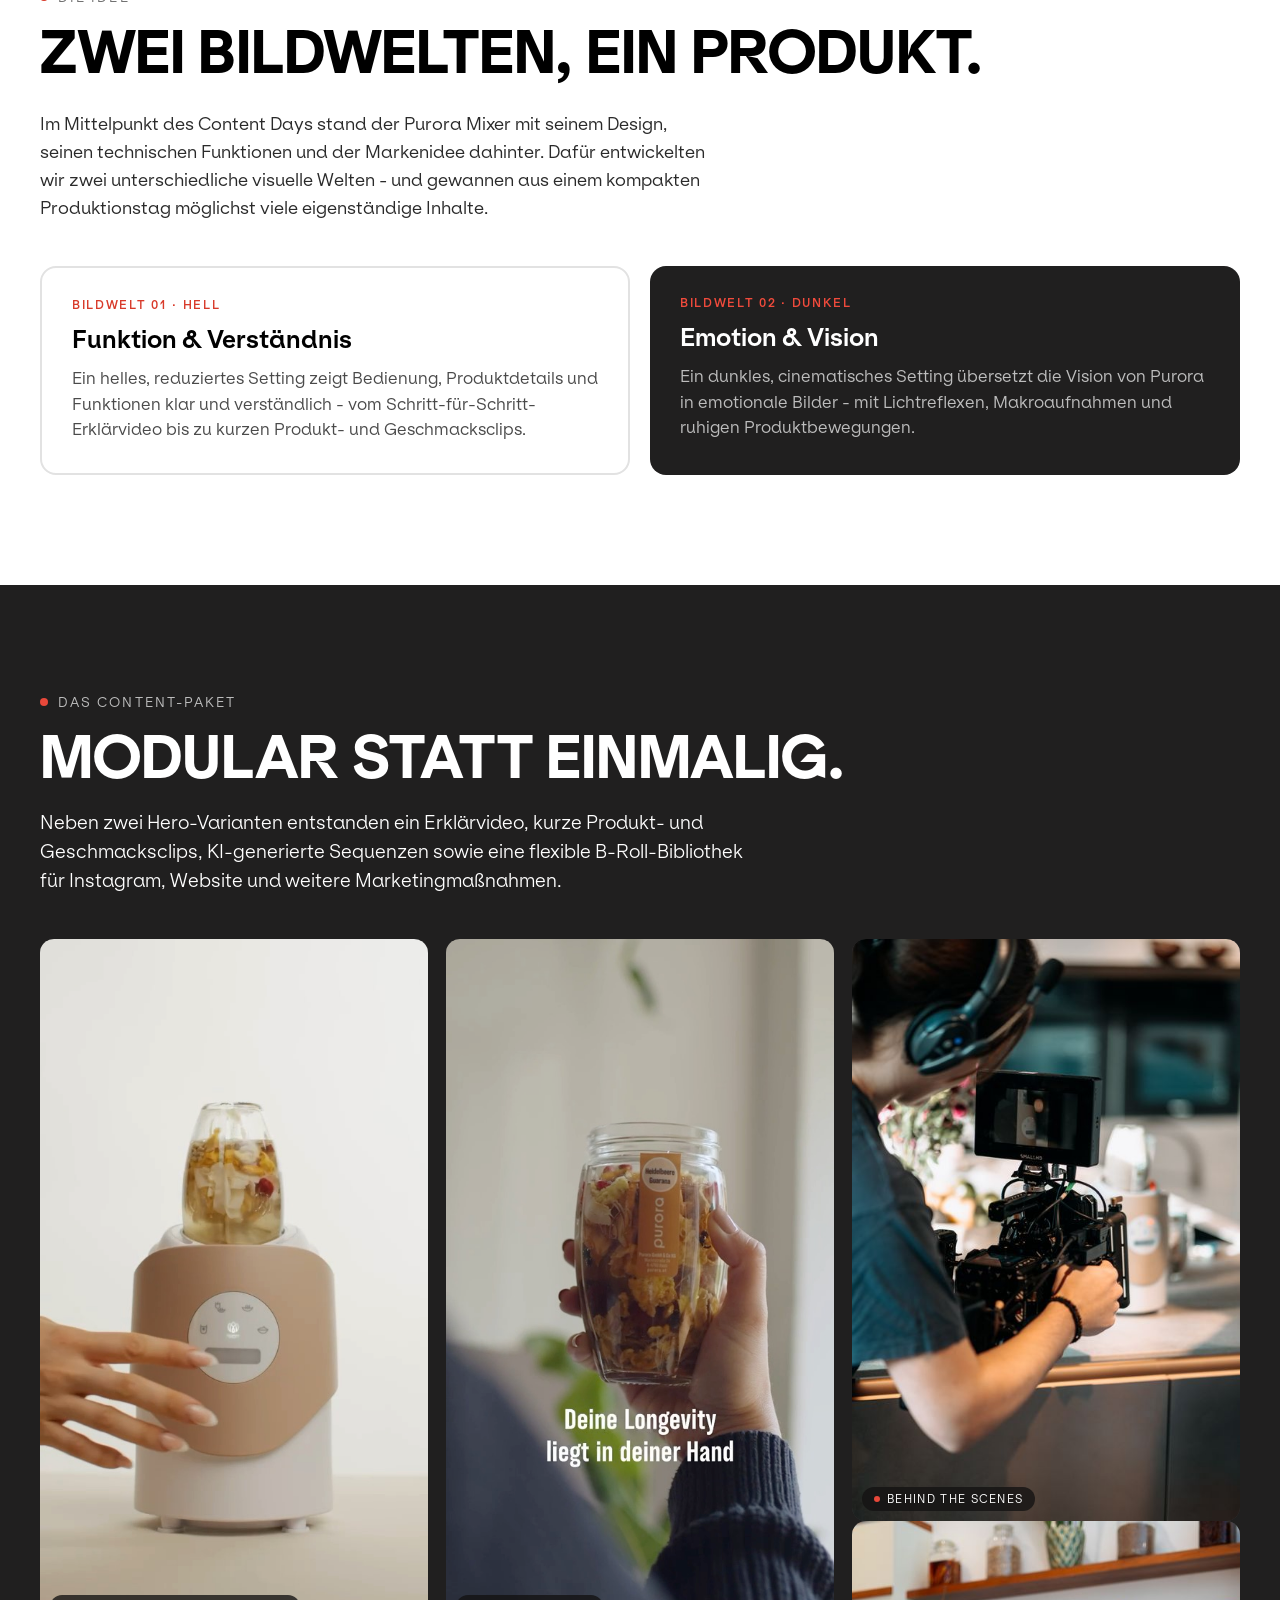
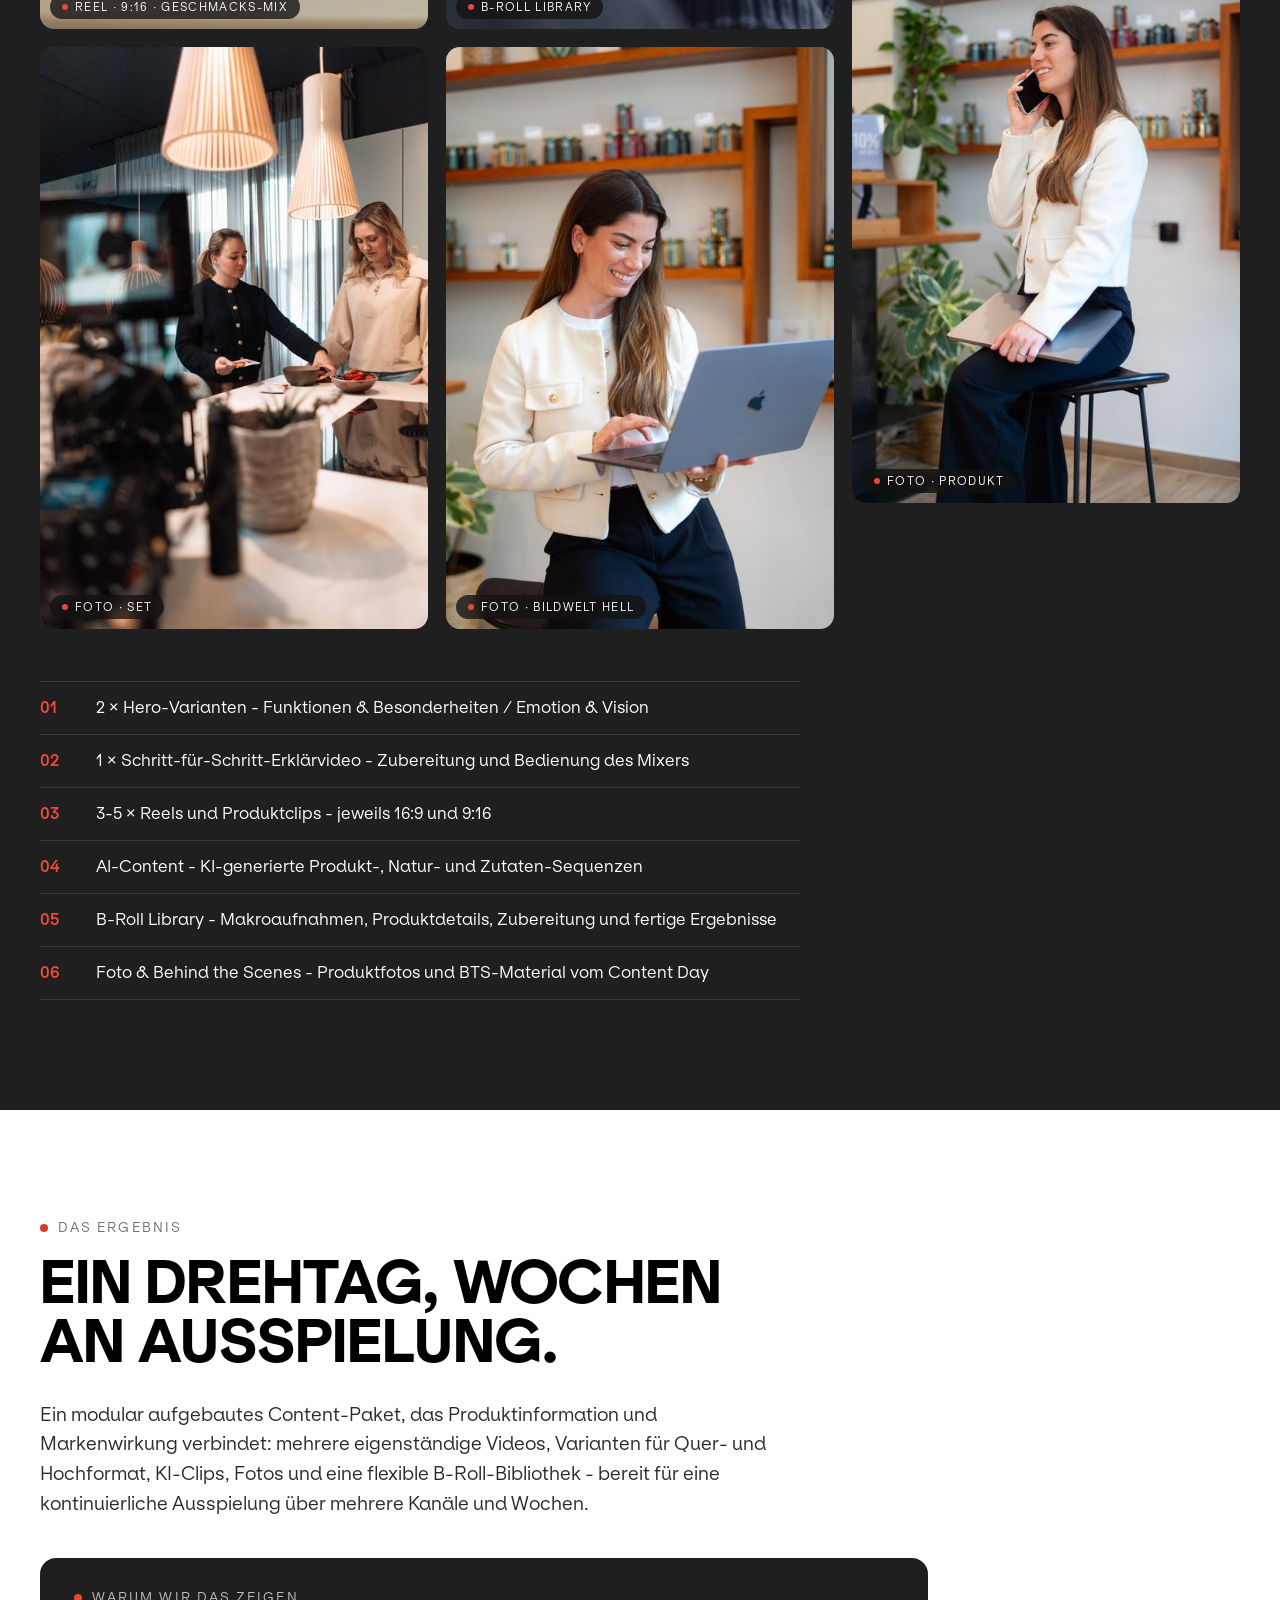
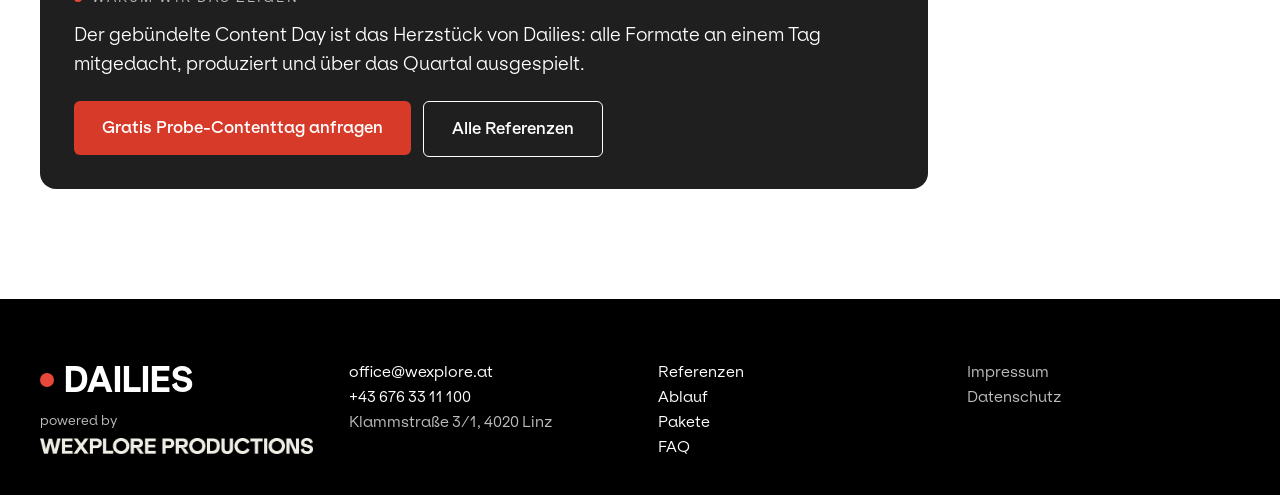
<file: projekte/purora-contenttage.html>
<!DOCTYPE html>
<html lang="de-AT">
<head>
<meta charset="utf-8">
<meta name="viewport" content="width=device-width, initial-scale=1">
<title>Purora Contenttage - Referenz | Dailies</title>
<meta name="description" content="Content Day für den Purora Mixer: Zwei Bildwelten, Hero-Videos, Funktionsvideo, Reels, AI-Content, B-Roll und Fotos - produziert an einem gebündelten Drehtag im Studio.">
<link rel="canonical" href="https://wexalex.github.io/dailies/projekte/purora-contenttage.html">
<meta name="theme-color" content="#201f1f">
<meta property="og:type" content="article">
<meta property="og:url" content="https://wexalex.github.io/dailies/projekte/purora-contenttage.html">
<meta property="og:site_name" content="Dailies">
<meta property="og:locale" content="de_AT">
<meta property="og:title" content="Purora Contenttage - Referenz | Dailies">
<meta property="og:description" content="Ein Produkt, zwei Bildwelten und Content für mehrere Wochen - produziert an einem gebündelten Drehtag.">
<meta property="og:image" content="https://wexalex.github.io/dailies/assets/projekte/purora/mango-poster.jpg">
<meta name="twitter:card" content="summary_large_image">
<link rel="icon" href="../assets/favicon.svg" type="image/svg+xml">
<link rel="icon" href="../assets/favicon-48.png" sizes="48x48" type="image/png">
<link rel="apple-touch-icon" href="../assets/apple-touch-icon.png">
<link rel="preload" as="font" type="font/woff2" crossorigin href="../assets/fonts/ESKlarheitPlakat-Xbd.woff2">
<link rel="preload" as="font" type="font/woff2" crossorigin href="../assets/fonts/ESKlarheitKurrent-Lt.woff2">
<link rel="stylesheet" href="../assets/projekt.css?v=1">
</head>
<body>

<a class="sr-only skip" href="#projekt">Zum Inhalt springen</a>

<header class="pnav">
  <a href="../index.html" style="display:flex; align-items:center; gap:10px;">
    <div style="width:11px; height:11px; border-radius:50%; background:var(--rot);"></div>
    <span class="plakat" style="font-size:24px; line-height:1;">Dailies</span>
    <span class="nav-links" style="font-size:11px; letter-spacing:.16em; text-transform:uppercase; color:var(--grau-dunkel); margin-left:6px;">Das Content-Abo von WEXPLORE</span>
  </a>
  <nav aria-label="Hauptnavigation">
    <a class="nav-links" href="../referenzen.html">Referenzen</a>
    <a class="nav-links" href="../index.html#ablauf">Ablauf</a>
    <a class="nav-links" href="../index.html#pakete">Pakete</a>
    <a class="btn btn--rot btn--s" href="mailto:office@wexplore.at?subject=Gratis%20Probe-Contenttag">Probe-Contenttag anfragen</a>
  </nav>
</header>

<main>

<section id="projekt" class="sec-dunkel" style="padding-bottom:64px;">
  <div class="wrap">
    <a href="../referenzen.html" data-zurueck style="display:inline-flex; align-items:center; gap:8px; font-size:13px; letter-spacing:.14em; text-transform:uppercase; font-weight:600; color:var(--grau-dunkel); margin-bottom:26px;"><span aria-hidden="true">&larr;</span> Zurück zur Übersicht</a>
    <div class="kicker" style="color:var(--grau-dunkel);"><i></i>Referenz · Purora</div>
    <h1 class="plakat" style="font-size:clamp(48px, 7.4vw, 104px); line-height:.98; margin:22px 0 0; max-width:14ch;">Content&shy;tage</h1>
    <p style="font-size:clamp(19px, 2.1vw, 24px); font-weight:300; line-height:1.5; max-width:52ch; margin:28px 0 0; text-wrap:pretty;">Ein Produkt, zwei Bildwelten und Content für mehrere Wochen - produziert an einem gebündelten Drehtag. Für Purora entstand rund um den neuen Mixer kein einzelner Produktfilm, sondern ein ganzes Content-System.</p>
    <dl class="meta" style="margin:48px 0 0;">
      <div><dt>Kunde</dt><dd>Purora</dd></div>
      <div><dt>Timeline</dt><dd>Juli 2026</dd></div>
      <div><dt>Produktion</dt><dd>1 Content Day im Studio</dd></div>
      <div><dt>Einsatz</dt><dd>Produktkommunikation, Social Media, Website</dd></div>
    </dl>
  </div>
  <div class="wrap" style="margin-top:56px;">
    <div class="tile" style="aspect-ratio:16/9; border-radius:16px;">
      <video src="../assets/projekte/purora/mango-169.mp4" poster="../assets/projekte/purora/mango-poster.jpg" autoplay muted loop playsinline preload="metadata" data-loop aria-label="KI-generierte Produktsequenz: Mango fällt in Zeitlupe"></video>
      <span class="tile-tag"><i></i>AI-Content · Produktsequenz</span>
    </div>
  </div>
</section>

<section aria-labelledby="welten-titel">
  <div class="wrap">
    <div class="kicker" style="color:var(--grau-hell);"><i></i>Die Idee</div>
    <h2 id="welten-titel" class="plakat h2" style="margin:18px 0 28px;">Zwei Bildwelten, ein Produkt.</h2>
    <p style="font-size:17px; line-height:1.65; color:#2a2a2a; max-width:68ch; margin:0 0 44px; text-wrap:pretty;">Im Mittelpunkt des Content Days stand der Purora Mixer mit seinem Design, seinen technischen Funktionen und der Markenidee dahinter. Dafür entwickelten wir zwei unterschiedliche visuelle Welten - und gewannen aus einem kompakten Produktionstag möglichst viele eigenständige Inhalte.</p>
    <div style="display:grid; grid-template-columns:repeat(auto-fit, minmax(min(100%, 320px), 1fr)); gap:20px;">
      <div style="border:2px solid var(--linie-hell); border-radius:16px; padding:30px; display:flex; flex-direction:column; gap:12px;">
        <div style="font-size:12px; letter-spacing:.14em; text-transform:uppercase; color:var(--rot-hell); font-weight:600;">Bildwelt 01 · Hell</div>
        <h3 style="font-size:24px; font-weight:700; line-height:1.25; margin:0;">Funktion &amp; Verständnis</h3>
        <p style="font-size:16px; line-height:1.6; color:var(--text-hell); margin:0; text-wrap:pretty;">Ein helles, reduziertes Setting zeigt Bedienung, Produktdetails und Funktionen klar und verständlich - vom Schritt-für-Schritt-Erklärvideo bis zu kurzen Produkt- und Geschmacksclips.</p>
      </div>
      <div style="border-radius:16px; padding:30px; display:flex; flex-direction:column; gap:12px; background:var(--dunkel); color:#fff;">
        <div style="font-size:12px; letter-spacing:.14em; text-transform:uppercase; color:var(--rot-text); font-weight:600;">Bildwelt 02 · Dunkel</div>
        <h3 style="font-size:24px; font-weight:700; line-height:1.25; margin:0;">Emotion &amp; Vision</h3>
        <p style="font-size:16px; line-height:1.6; color:var(--grau-dunkel); margin:0; text-wrap:pretty;">Ein dunkles, cinematisches Setting übersetzt die Vision von Purora in emotionale Bilder - mit Lichtreflexen, Makroaufnahmen und ruhigen Produktbewegungen.</p>
      </div>
    </div>
  </div>
</section>

<section class="sec-dunkel" aria-labelledby="paket-titel">
  <div class="wrap">
    <div class="kicker" style="color:var(--grau-dunkel);"><i></i>Das Content-Paket</div>
    <h2 id="paket-titel" class="plakat h2" style="margin:18px 0 22px;">Modular statt einmalig.</h2>
    <p style="font-size:18px; font-weight:300; line-height:1.6; max-width:64ch; margin:0 0 44px; text-wrap:pretty;">Neben zwei Hero-Varianten entstanden ein Erklärvideo, kurze Produkt- und Geschmacksclips, KI-generierte Sequenzen sowie eine flexible B-Roll-Bibliothek für Instagram, Website und weitere Marketingmaßnahmen.</p>

    <div class="masonry">
      <div class="tile" style="aspect-ratio:9/16;">
        <video src="../assets/projekte/purora/hero-916.mp4" poster="../assets/projekte/purora/hero-poster.jpg" autoplay muted loop playsinline preload="metadata" data-loop aria-label="Geschmacks-Mix-Clip im Hochformat aus der hellen Bildwelt"></video>
        <span class="tile-tag"><i></i>Reel · 9:16 · Geschmacks-Mix</span>
      </div>
      <figure class="tile" style="aspect-ratio:2/3; margin:0;">
        <img src="../assets/projekte/purora/foto-01.jpg" srcset="../assets/projekte/purora/foto-01-500.jpg 500w, ../assets/projekte/purora/foto-01-900.jpg 900w, ../assets/projekte/purora/foto-01.jpg 1600w" sizes="auto, (max-width: 900px) 46vw, 380px" alt="Zubereitungsszene beim Purora Content Day" width="1067" height="1600" loading="lazy">
        <figcaption class="tile-tag"><i></i>Foto · Set</figcaption>
      </figure>
      <div class="tile" style="aspect-ratio:9/16;">
        <video src="../assets/projekte/purora/broll-916.mp4" poster="../assets/projekte/purora/broll-poster.jpg" autoplay muted loop playsinline preload="metadata" data-loop aria-label="B-Roll-Sequenz mit Produktdetails und Zubereitung"></video>
        <span class="tile-tag"><i></i>B-Roll Library</span>
      </div>
      <figure class="tile" style="aspect-ratio:2/3; margin:0;">
        <img src="../assets/projekte/purora/foto-02.jpg" srcset="../assets/projekte/purora/foto-02-500.jpg 500w, ../assets/projekte/purora/foto-02-900.jpg 900w, ../assets/projekte/purora/foto-02.jpg 1600w" sizes="auto, (max-width: 900px) 46vw, 380px" alt="Produktumfeld von Purora: Regal mit Kurprodukten" width="1067" height="1600" loading="lazy">
        <figcaption class="tile-tag"><i></i>Foto · Bildwelt Hell</figcaption>
      </figure>
      <figure class="tile" style="aspect-ratio:2/3; margin:0;">
        <img src="../assets/projekte/purora/bts-01.jpg" srcset="../assets/projekte/purora/bts-01-500.jpg 500w, ../assets/projekte/purora/bts-01-900.jpg 900w, ../assets/projekte/purora/bts-01.jpg 1600w" sizes="auto, (max-width: 900px) 46vw, 380px" alt="Behind the Scenes: Kamera-Setup am Content Day" width="1067" height="1600" loading="lazy">
        <figcaption class="tile-tag"><i></i>Behind the Scenes</figcaption>
      </figure>
      <figure class="tile" style="aspect-ratio:2/3; margin:0;">
        <img src="../assets/projekte/purora/foto-03.jpg" srcset="../assets/projekte/purora/foto-03-500.jpg 500w, ../assets/projekte/purora/foto-03-900.jpg 900w, ../assets/projekte/purora/foto-03.jpg 1600w" sizes="auto, (max-width: 900px) 46vw, 380px" alt="Produktfoto vom Purora Content Day" width="1067" height="1600" loading="lazy">
        <figcaption class="tile-tag"><i></i>Foto · Produkt</figcaption>
      </figure>
    </div>

    <div style="display:flex; flex-direction:column; border-bottom:1px solid var(--linie-dunkel); margin-top:52px; max-width:760px;">
      <div style="display:grid; grid-template-columns:44px 1fr; gap:12px; padding:14px 0; border-top:1px solid var(--linie-dunkel); font-size:16px; line-height:1.5;"><span style="color:var(--rot-text); font-weight:600;">01</span>2 × Hero-Varianten - Funktionen &amp; Besonderheiten / Emotion &amp; Vision</div>
      <div style="display:grid; grid-template-columns:44px 1fr; gap:12px; padding:14px 0; border-top:1px solid var(--linie-dunkel); font-size:16px; line-height:1.5;"><span style="color:var(--rot-text); font-weight:600;">02</span>1 × Schritt-für-Schritt-Erklärvideo - Zubereitung und Bedienung des Mixers</div>
      <div style="display:grid; grid-template-columns:44px 1fr; gap:12px; padding:14px 0; border-top:1px solid var(--linie-dunkel); font-size:16px; line-height:1.5;"><span style="color:var(--rot-text); font-weight:600;">03</span>3-5 × Reels und Produktclips - jeweils 16:9 und 9:16</div>
      <div style="display:grid; grid-template-columns:44px 1fr; gap:12px; padding:14px 0; border-top:1px solid var(--linie-dunkel); font-size:16px; line-height:1.5;"><span style="color:var(--rot-text); font-weight:600;">04</span>AI-Content - KI-generierte Produkt-, Natur- und Zutaten-Sequenzen</div>
      <div style="display:grid; grid-template-columns:44px 1fr; gap:12px; padding:14px 0; border-top:1px solid var(--linie-dunkel); font-size:16px; line-height:1.5;"><span style="color:var(--rot-text); font-weight:600;">05</span>B-Roll Library - Makroaufnahmen, Produktdetails, Zubereitung und fertige Ergebnisse</div>
      <div style="display:grid; grid-template-columns:44px 1fr; gap:12px; padding:14px 0; border-top:1px solid var(--linie-dunkel); font-size:16px; line-height:1.5;"><span style="color:var(--rot-text); font-weight:600;">06</span>Foto &amp; Behind the Scenes - Produktfotos und BTS-Material vom Content Day</div>
    </div>
  </div>
</section>

<section aria-labelledby="ergebnis-titel">
  <div class="wrap">
    <div class="kicker" style="color:var(--grau-hell);"><i></i>Das Ergebnis</div>
    <h2 id="ergebnis-titel" class="plakat h2" style="margin:18px 0 28px; max-width:22ch;">Ein Drehtag, Wochen an Ausspielung.</h2>
    <p style="font-size:18px; line-height:1.65; color:#2a2a2a; max-width:68ch; margin:0 0 40px; text-wrap:pretty;">Ein modular aufgebautes Content-Paket, das Produktinformation und Markenwirkung verbindet: mehrere eigenständige Videos, Varianten für Quer- und Hochformat, KI-Clips, Fotos und eine flexible B-Roll-Bibliothek - bereit für eine kontinuierliche Ausspielung über mehrere Kanäle und Wochen.</p>
    <div style="border-radius:16px; padding:32px 34px; background:var(--dunkel); color:#fff; max-width:820px;">
      <div class="kicker" style="color:var(--grau-dunkel);"><i style="background:var(--rot);"></i>Warum wir das zeigen</div>
      <p style="font-size:18px; font-weight:300; line-height:1.6; margin:16px 0 22px; text-wrap:pretty;">Der gebündelte Content Day ist das Herzstück von Dailies: alle Formate an einem Tag mitgedacht, produziert und über das Quartal ausgespielt.</p>
      <div style="display:flex; flex-wrap:wrap; gap:12px;">
        <a class="btn btn--rot" href="mailto:office@wexplore.at?subject=Gratis%20Probe-Contenttag">Gratis Probe-Contenttag anfragen</a>
        <a class="btn btn--linie" href="../referenzen.html" style="color:#fff;">Alle Referenzen</a>
      </div>
    </div>
  </div>
</section>

</main>

<footer style="background:#000; color:#fff; padding:64px 40px 40px;">
  <div class="wrap" style="display:grid; grid-template-columns:repeat(auto-fit, minmax(min(100%, 200px), 1fr)); gap:36px;">
    <div style="display:flex; flex-direction:column; gap:16px;">
      <a href="../index.html" style="display:flex; align-items:center; gap:10px;"><div style="width:14px; height:14px; border-radius:50%; background:var(--rot);"></div><span class="plakat" style="font-size:34px; line-height:1;">Dailies</span></a>
      <a href="https://wexplore.at" target="_blank" rel="noopener" style="display:flex; flex-wrap:wrap; align-items:center; gap:10px; font-size:13px; color:var(--grau-dunkel);">powered by <img src="../assets/wexplore-productions-light.png" alt="WEXPLORE Productions" width="700" height="41" loading="lazy" style="height:auto; width:auto; max-height:18px; max-width:100%;"></a>
    </div>
    <div style="display:flex; flex-direction:column; gap:8px; font-size:15px;">
      <a href="mailto:office@wexplore.at">office@wexplore.at</a>
      <a href="tel:+436763311100">+43 676 33 11 100</a>
      <span style="color:var(--grau-dunkel);">Klammstraße 3/1, 4020 Linz</span>
    </div>
    <nav aria-label="Sektionen" style="display:flex; flex-direction:column; gap:8px; font-size:15px;">
      <a href="../referenzen.html">Referenzen</a>
      <a href="../index.html#ablauf">Ablauf</a>
      <a href="../index.html#pakete">Pakete</a>
      <a href="../index.html#faq">FAQ</a>
    </nav>
    <nav aria-label="Rechtliches" style="display:flex; flex-direction:column; gap:8px; font-size:15px; color:var(--grau-dunkel);">
      <a href="https://www.wexplore.at/impressum" target="_blank" rel="noopener">Impressum</a>
      <a href="https://www.wexplore.at/datenschutz" target="_blank" rel="noopener">Datenschutz</a>
    </nav>
  </div>
</footer>

<script src="../assets/projekt.js?v=1" defer></script>
<script>
/* Zurueck-Link: kam man von einer anderen Dailies-Seite, geht es dorthin zurueck,
   sonst (z. B. direkt aus der Mail-Kampagne) zur Referenzuebersicht. */
(function () {
  var a = document.querySelector("[data-zurueck]");
  if (!a) return;
  if (document.referrer && new URL(document.referrer).origin === location.origin && history.length > 1) {
    a.addEventListener("click", function (e) { e.preventDefault(); history.back(); });
  }
})();
</script>
</body>
</html>
</file>
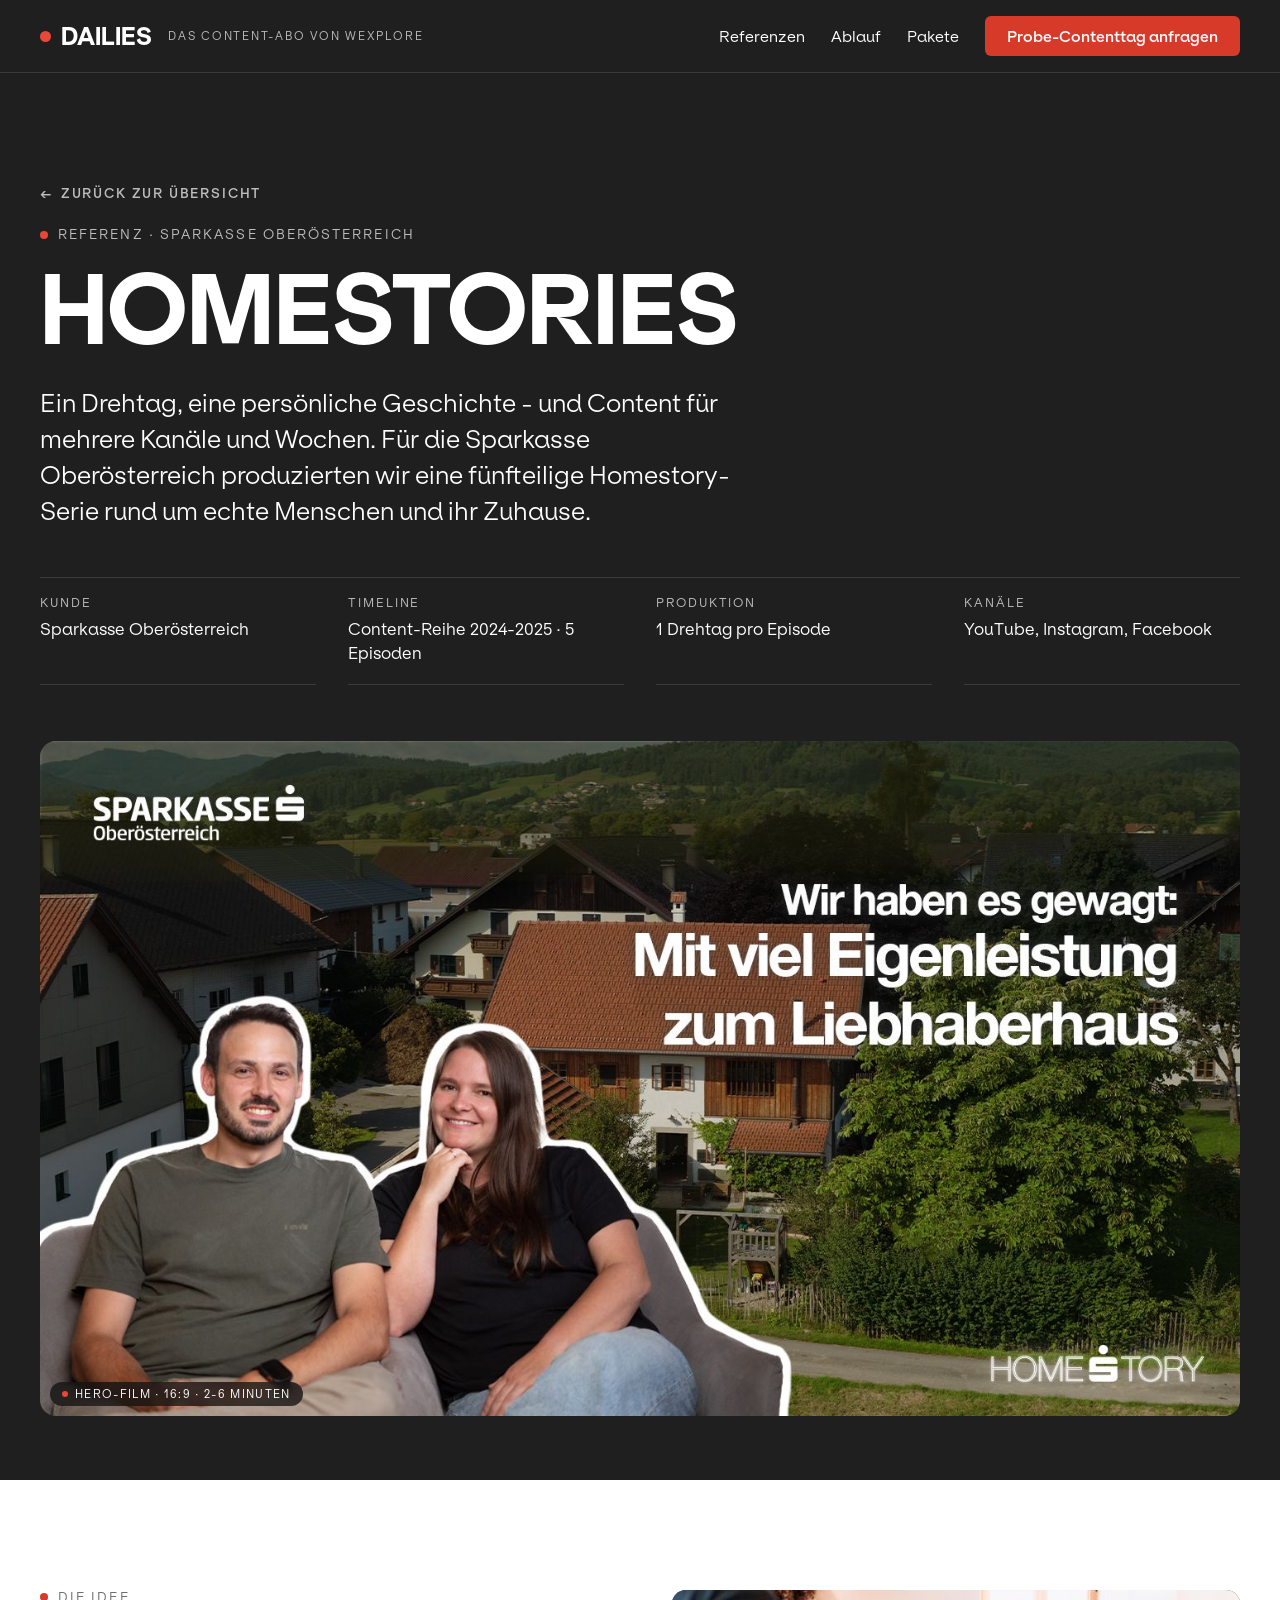
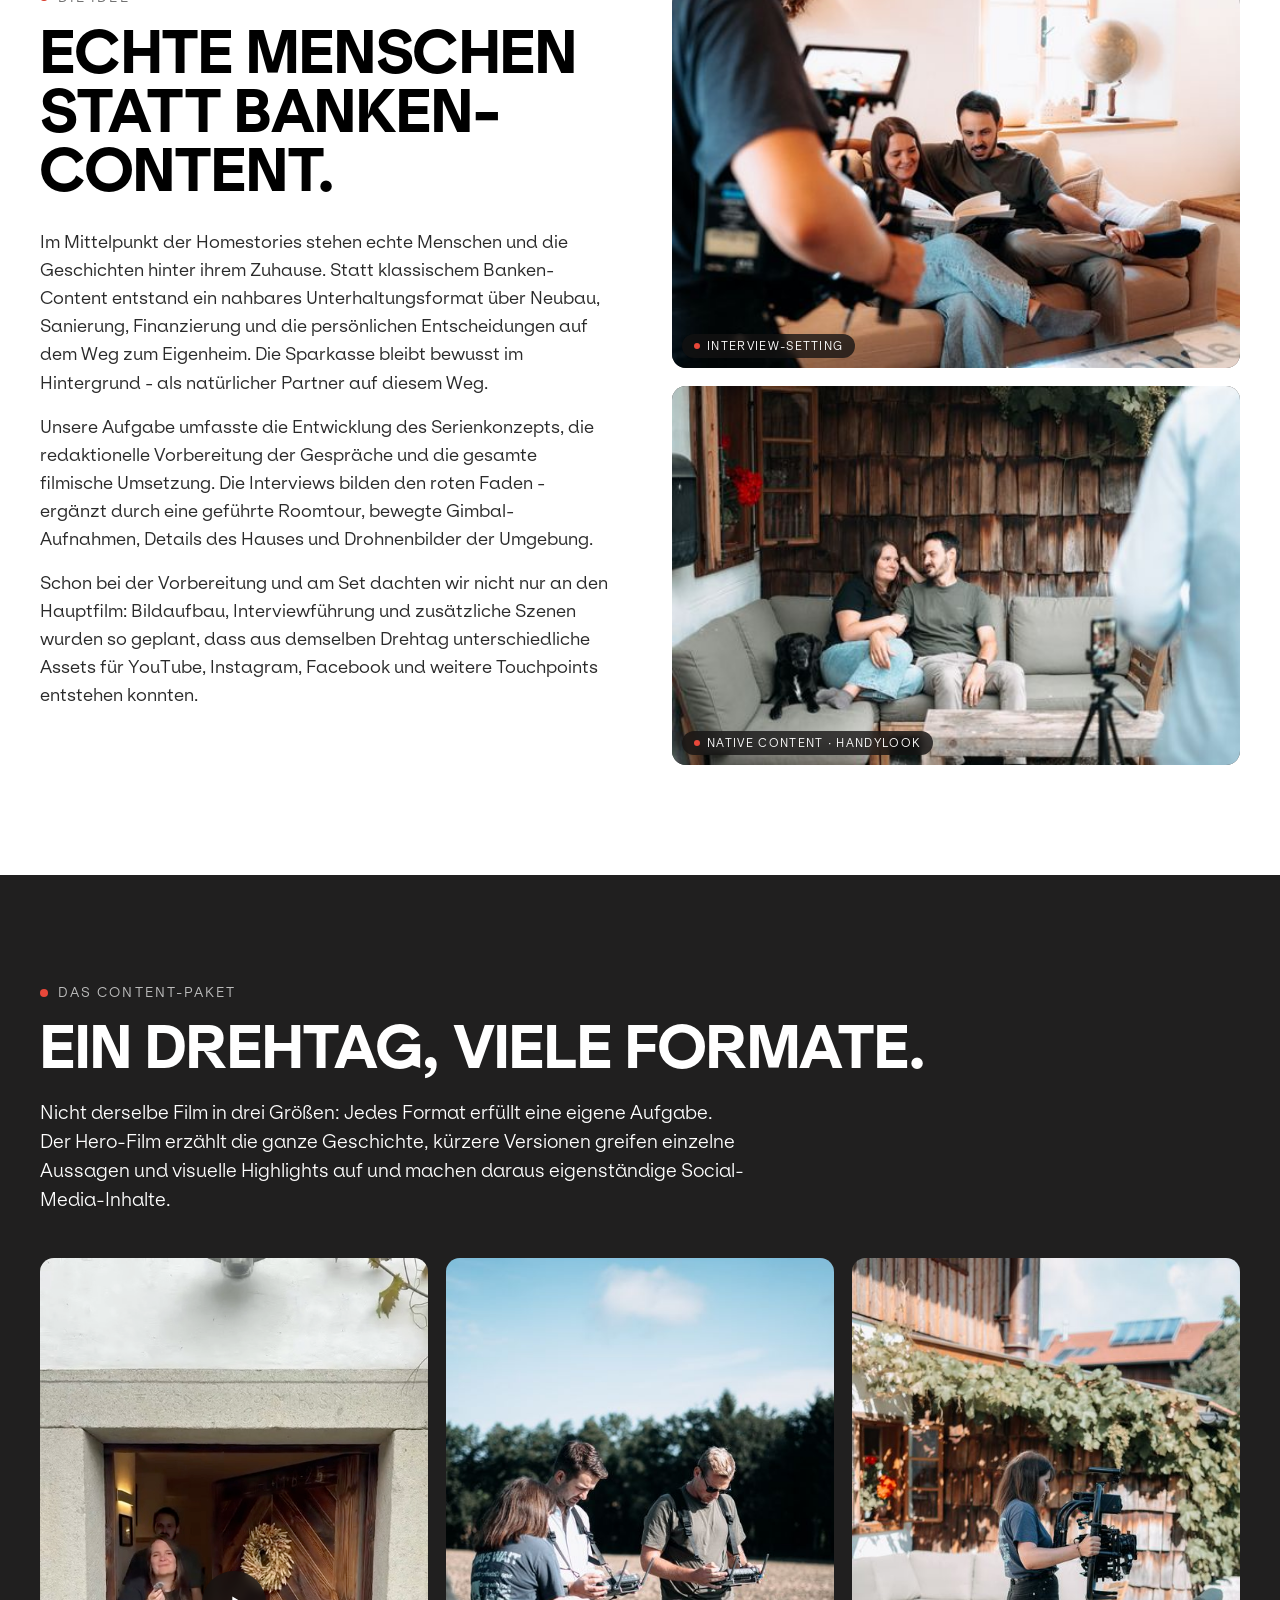
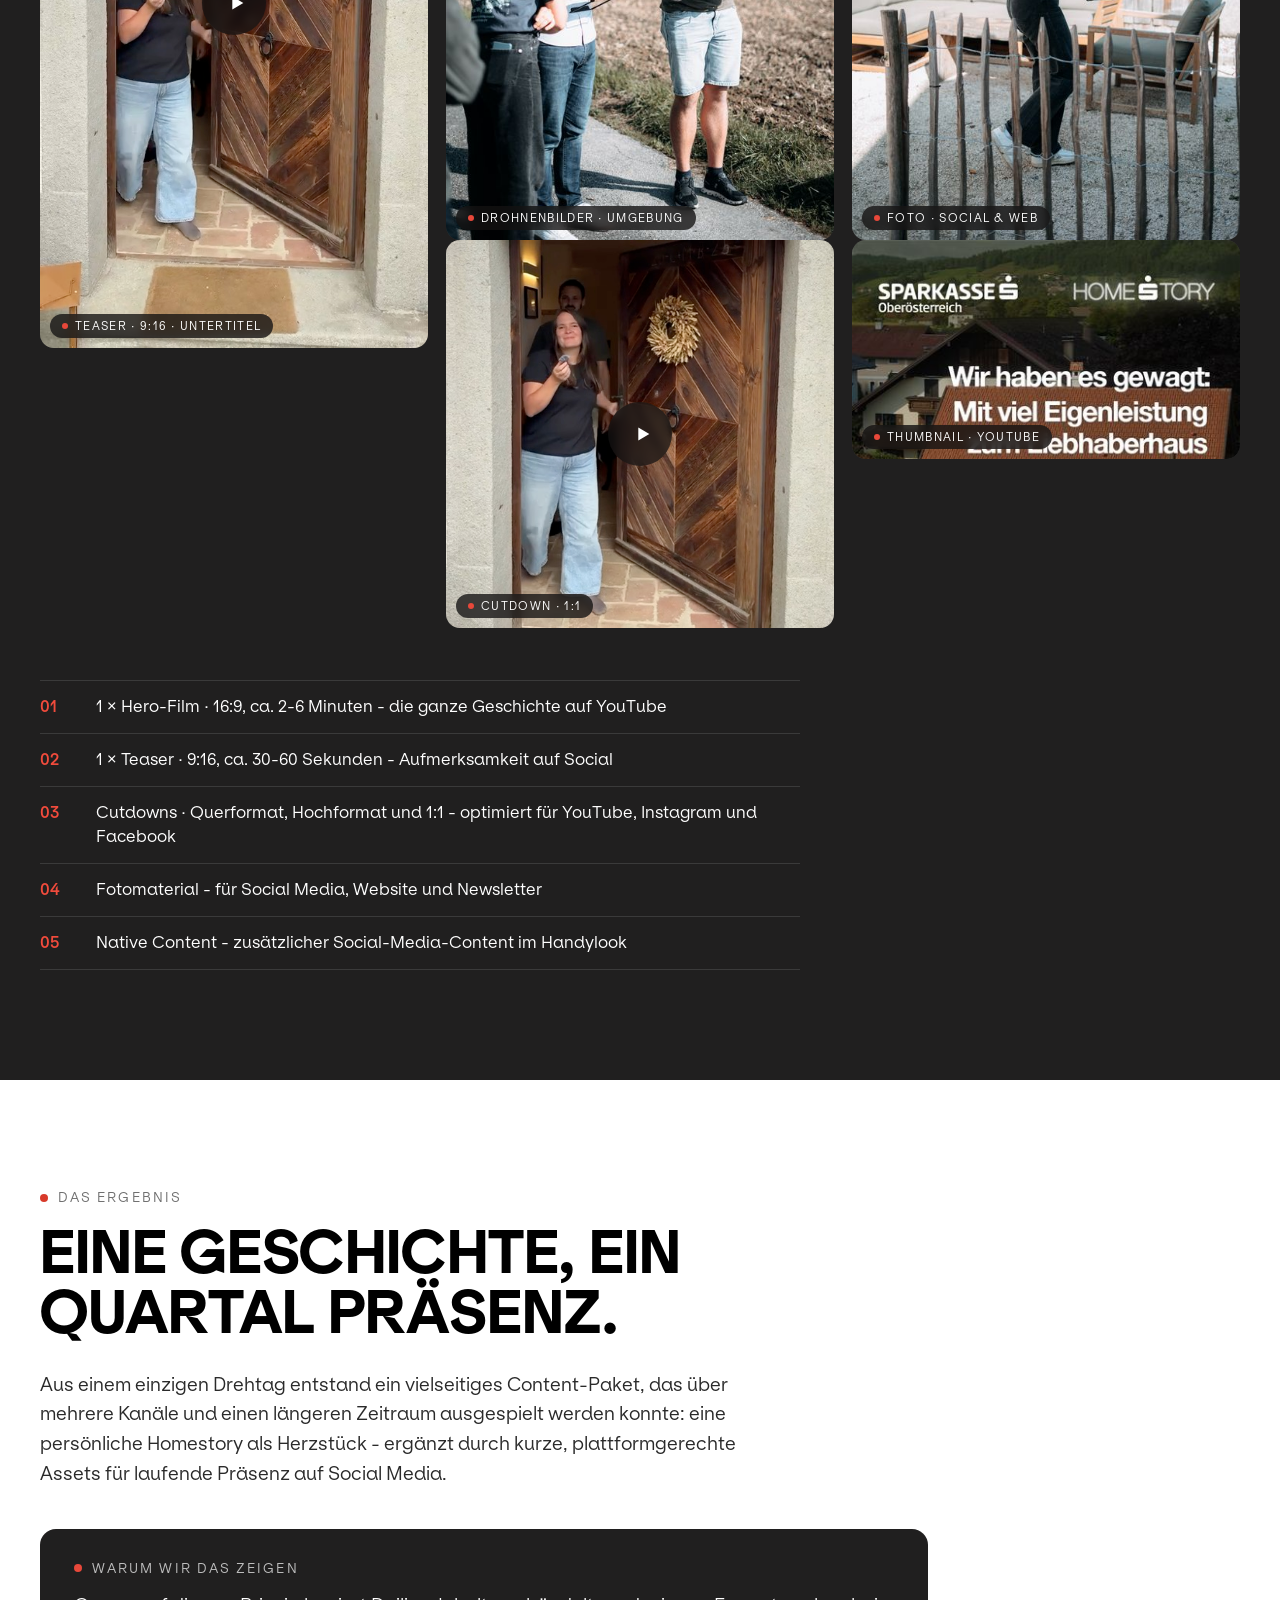
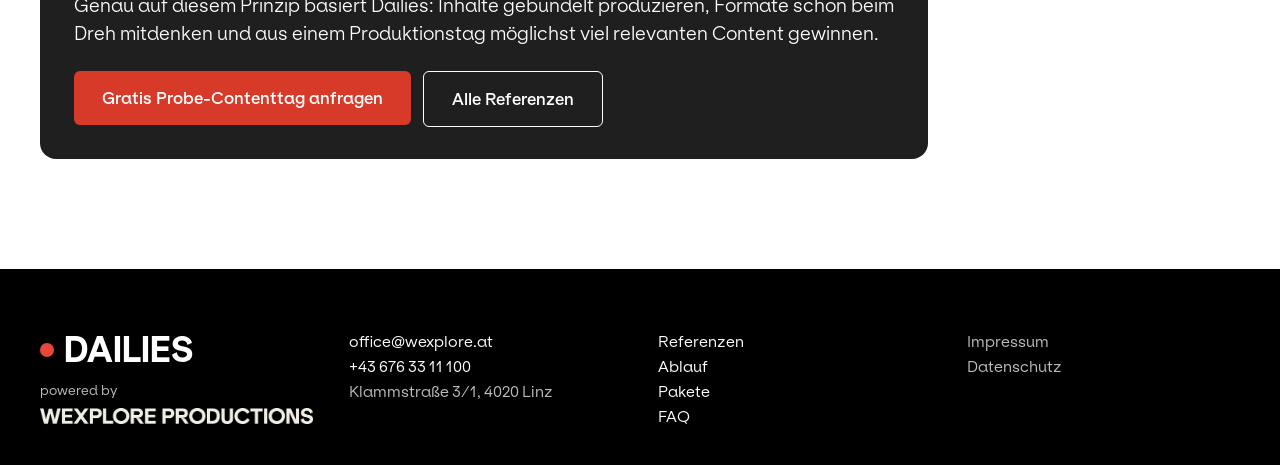
<file: projekte/sparkasse-homestories.html>
<!DOCTYPE html>
<html lang="de-AT">
<head>
<meta charset="utf-8">
<meta name="viewport" content="width=device-width, initial-scale=1">
<title>Sparkasse OÖ Homestories - Referenz | Dailies</title>
<meta name="description" content="Fünfteilige Homestory-Serie für die Sparkasse Oberösterreich: Aus einem Drehtag pro Episode entstehen Hero-Film, Teaser, Cutdowns, Fotos und Native Content für mehrere Wochen.">
<link rel="canonical" href="https://wexalex.github.io/dailies/projekte/sparkasse-homestories.html">
<meta name="theme-color" content="#201f1f">
<meta property="og:type" content="article">
<meta property="og:url" content="https://wexalex.github.io/dailies/projekte/sparkasse-homestories.html">
<meta property="og:site_name" content="Dailies">
<meta property="og:locale" content="de_AT">
<meta property="og:title" content="Sparkasse OÖ Homestories - Referenz | Dailies">
<meta property="og:description" content="Ein Drehtag, eine persönliche Geschichte - und Content für mehrere Kanäle und Wochen.">
<meta property="og:image" content="https://wexalex.github.io/dailies/assets/projekte/sparkasse/teaser-quer-poster.jpg">
<meta name="twitter:card" content="summary_large_image">
<link rel="icon" href="../assets/favicon.svg" type="image/svg+xml">
<link rel="icon" href="../assets/favicon-48.png" sizes="48x48" type="image/png">
<link rel="apple-touch-icon" href="../assets/apple-touch-icon.png">
<link rel="preload" as="font" type="font/woff2" crossorigin href="../assets/fonts/ESKlarheitPlakat-Xbd.woff2">
<link rel="preload" as="font" type="font/woff2" crossorigin href="../assets/fonts/ESKlarheitKurrent-Lt.woff2">
<link rel="stylesheet" href="../assets/projekt.css?v=1">
</head>
<body>

<a class="sr-only skip" href="#projekt">Zum Inhalt springen</a>

<header class="pnav">
  <a href="../index.html" style="display:flex; align-items:center; gap:10px;">
    <div style="width:11px; height:11px; border-radius:50%; background:var(--rot);"></div>
    <span class="plakat" style="font-size:24px; line-height:1;">Dailies</span>
    <span class="nav-links" style="font-size:11px; letter-spacing:.16em; text-transform:uppercase; color:var(--grau-dunkel); margin-left:6px;">Das Content-Abo von WEXPLORE</span>
  </a>
  <nav aria-label="Hauptnavigation">
    <a class="nav-links" href="../referenzen.html">Referenzen</a>
    <a class="nav-links" href="../index.html#ablauf">Ablauf</a>
    <a class="nav-links" href="../index.html#pakete">Pakete</a>
    <a class="btn btn--rot btn--s" href="mailto:office@wexplore.at?subject=Gratis%20Probe-Contenttag">Probe-Contenttag anfragen</a>
  </nav>
</header>

<main>

<section id="projekt" class="sec-dunkel" style="padding-bottom:64px;">
  <div class="wrap">
    <a href="../referenzen.html" data-zurueck style="display:inline-flex; align-items:center; gap:8px; font-size:13px; letter-spacing:.14em; text-transform:uppercase; font-weight:600; color:var(--grau-dunkel); margin-bottom:26px;"><span aria-hidden="true">&larr;</span> Zurück zur Übersicht</a>
    <div class="kicker" style="color:var(--grau-dunkel);"><i></i>Referenz · Sparkasse Oberösterreich</div>
    <h1 class="plakat" style="font-size:clamp(48px, 7.4vw, 104px); line-height:.98; margin:22px 0 0; max-width:14ch;">Home&shy;stories</h1>
    <p style="font-size:clamp(19px, 2.1vw, 24px); font-weight:300; line-height:1.5; max-width:52ch; margin:28px 0 0; text-wrap:pretty;">Ein Drehtag, eine persönliche Geschichte - und Content für mehrere Kanäle und Wochen. Für die Sparkasse Oberösterreich produzierten wir eine fünfteilige Homestory-Serie rund um echte Menschen und ihr Zuhause.</p>
    <dl class="meta" style="margin:48px 0 0;">
      <div><dt>Kunde</dt><dd>Sparkasse Oberösterreich</dd></div>
      <div><dt>Timeline</dt><dd>Content-Reihe 2024-2025 · 5 Episoden</dd></div>
      <div><dt>Produktion</dt><dd>1 Drehtag pro Episode</dd></div>
      <div><dt>Kanäle</dt><dd>YouTube, Instagram, Facebook</dd></div>
    </dl>
  </div>
  <div class="wrap" style="margin-top:56px;">
    <figure class="tile" style="aspect-ratio:16/9; margin:0; border-radius:16px;">
      <img src="../assets/projekte/sparkasse/teaser-quer-poster.jpg" alt="Standbild aus der Homestory: Protagonistin vor ihrem Eigenheim" width="1451" height="816" fetchpriority="high" style="position:absolute; inset:0; width:100%; height:100%; object-fit:cover;">
      <figcaption class="tile-tag"><i></i>Hero-Film · 16:9 · 2-6 Minuten</figcaption>
    </figure>
  </div>
</section>

<section aria-labelledby="inhalt-titel">
  <div class="wrap">
    <div style="display:grid; grid-template-columns:repeat(auto-fit, minmax(min(100%, 420px), 1fr)); gap:64px; align-items:start;">
      <div>
        <div class="kicker" style="color:var(--grau-hell);"><i></i>Die Idee</div>
        <h2 id="inhalt-titel" class="plakat h2" style="margin:18px 0 28px;">Echte Menschen statt Banken-Content.</h2>
        <p style="font-size:17px; line-height:1.65; color:#2a2a2a; margin:0 0 16px; text-wrap:pretty;">Im Mittelpunkt der Homestories stehen echte Menschen und die Geschichten hinter ihrem Zuhause. Statt klassischem Banken-Content entstand ein nahbares Unterhaltungsformat über Neubau, Sanierung, Finanzierung und die persönlichen Entscheidungen auf dem Weg zum Eigenheim. Die Sparkasse bleibt bewusst im Hintergrund - als natürlicher Partner auf diesem Weg.</p>
        <p style="font-size:17px; line-height:1.65; color:#2a2a2a; margin:0 0 16px; text-wrap:pretty;">Unsere Aufgabe umfasste die Entwicklung des Serienkonzepts, die redaktionelle Vorbereitung der Gespräche und die gesamte filmische Umsetzung. Die Interviews bilden den roten Faden - ergänzt durch eine geführte Roomtour, bewegte Gimbal-Aufnahmen, Details des Hauses und Drohnenbilder der Umgebung.</p>
        <p style="font-size:17px; line-height:1.65; color:#2a2a2a; margin:0; text-wrap:pretty;">Schon bei der Vorbereitung und am Set dachten wir nicht nur an den Hauptfilm: Bildaufbau, Interviewführung und zusätzliche Szenen wurden so geplant, dass aus demselben Drehtag unterschiedliche Assets für YouTube, Instagram, Facebook und weitere Touchpoints entstehen konnten.</p>
      </div>
      <div style="display:grid; gap:18px;">
        <figure class="tile" style="aspect-ratio:3/2; margin:0;">
          <img src="../assets/projekte/sparkasse/foto-04.jpg" srcset="../assets/projekte/sparkasse/foto-04-500.jpg 500w, ../assets/projekte/sparkasse/foto-04-900.jpg 900w, ../assets/projekte/sparkasse/foto-04.jpg 1600w" sizes="auto, (max-width: 900px) calc(100vw - 40px), 540px" alt="Interviewdreh mit den Protagonist:innen auf dem Sofa" width="1600" height="1067" loading="lazy">
          <figcaption class="tile-tag"><i></i>Interview-Setting</figcaption>
        </figure>
        <figure class="tile" style="aspect-ratio:3/2; margin:0;">
          <img src="../assets/projekte/sparkasse/foto-03.jpg" srcset="../assets/projekte/sparkasse/foto-03-500.jpg 500w, ../assets/projekte/sparkasse/foto-03-900.jpg 900w, ../assets/projekte/sparkasse/foto-03.jpg 1600w" sizes="auto, (max-width: 900px) calc(100vw - 40px), 540px" alt="Handydreh der Protagonist:innen auf der Terrasse" width="1600" height="1067" loading="lazy">
          <figcaption class="tile-tag"><i></i>Native Content · Handylook</figcaption>
        </figure>
      </div>
    </div>
  </div>
</section>

<section class="sec-dunkel" aria-labelledby="paket-titel">
  <div class="wrap">
    <div class="kicker" style="color:var(--grau-dunkel);"><i></i>Das Content-Paket</div>
    <h2 id="paket-titel" class="plakat h2" style="margin:18px 0 22px;">Ein Drehtag, viele Formate.</h2>
    <p style="font-size:18px; font-weight:300; line-height:1.6; max-width:64ch; margin:0 0 44px; text-wrap:pretty;">Nicht derselbe Film in drei Größen: Jedes Format erfüllt eine eigene Aufgabe. Der Hero-Film erzählt die ganze Geschichte, kürzere Versionen greifen einzelne Aussagen und visuelle Highlights auf und machen daraus eigenständige Social-Media-Inhalte.</p>

    <div class="masonry">
      <div class="tile" style="aspect-ratio:9/16;" data-play>
        <video src="../assets/projekte/sparkasse/teaser-916.mp4" poster="../assets/projekte/sparkasse/teaser-916-poster.jpg" preload="none" playsinline aria-label="Homestory-Teaser im Hochformat mit Untertiteln"></video>
        <button type="button" class="play-btn" aria-label="Teaser 9:16 abspielen"><span><svg viewBox="0 0 24 24" fill="#fff" aria-hidden="true"><path d="M8 5l12 7-12 7z"/></svg></span></button>
        <span class="tile-tag"><i></i>Teaser · 9:16 · Untertitel</span>
      </div>
      <figure class="tile" style="aspect-ratio:2/3; margin:0;">
        <img src="../assets/projekte/sparkasse/foto-01.jpg" srcset="../assets/projekte/sparkasse/foto-01-500.jpg 500w, ../assets/projekte/sparkasse/foto-01-900.jpg 900w, ../assets/projekte/sparkasse/foto-01.jpg 1600w" sizes="auto, (max-width: 900px) 46vw, 380px" alt="Drohnenteam bei den Außenaufnahmen der Homestory" width="1067" height="1600" loading="lazy">
        <figcaption class="tile-tag"><i></i>Drohnenbilder · Umgebung</figcaption>
      </figure>
      <div class="tile" style="aspect-ratio:1/1;" data-play>
        <video src="../assets/projekte/sparkasse/teaser-11.mp4" poster="../assets/projekte/sparkasse/teaser-11-poster.jpg" preload="none" playsinline aria-label="Homestory-Cutdown im quadratischen Format mit Untertiteln"></video>
        <button type="button" class="play-btn" aria-label="Cutdown 1:1 abspielen"><span><svg viewBox="0 0 24 24" fill="#fff" aria-hidden="true"><path d="M8 5l12 7-12 7z"/></svg></span></button>
        <span class="tile-tag"><i></i>Cutdown · 1:1</span>
      </div>
      <figure class="tile" style="aspect-ratio:2/3; margin:0;">
        <img src="../assets/projekte/sparkasse/foto-02.jpg" srcset="../assets/projekte/sparkasse/foto-02-500.jpg 500w, ../assets/projekte/sparkasse/foto-02-900.jpg 900w, ../assets/projekte/sparkasse/foto-02.jpg 1600w" sizes="auto, (max-width: 900px) 46vw, 380px" alt="Fotomaterial vom Homestory-Drehtag" width="1067" height="1600" loading="lazy">
        <figcaption class="tile-tag"><i></i>Foto · Social &amp; Web</figcaption>
      </figure>
      <figure class="tile" style="aspect-ratio:16/9; margin:0;">
        <img src="../assets/projekte/sparkasse/teaser-hoch-poster.jpg" alt="Thumbnail der Homestory-Episode im Hochformat" width="400" height="710" loading="lazy" style="object-position:top;">
        <figcaption class="tile-tag"><i></i>Thumbnail · YouTube</figcaption>
      </figure>
    </div>

    <div style="display:flex; flex-direction:column; border-bottom:1px solid var(--linie-dunkel); margin-top:52px; max-width:760px;">
      <div style="display:grid; grid-template-columns:44px 1fr; gap:12px; padding:14px 0; border-top:1px solid var(--linie-dunkel); font-size:16px; line-height:1.5;"><span style="color:var(--rot-text); font-weight:600;">01</span>1 × Hero-Film · 16:9, ca. 2-6 Minuten - die ganze Geschichte auf YouTube</div>
      <div style="display:grid; grid-template-columns:44px 1fr; gap:12px; padding:14px 0; border-top:1px solid var(--linie-dunkel); font-size:16px; line-height:1.5;"><span style="color:var(--rot-text); font-weight:600;">02</span>1 × Teaser · 9:16, ca. 30-60 Sekunden - Aufmerksamkeit auf Social</div>
      <div style="display:grid; grid-template-columns:44px 1fr; gap:12px; padding:14px 0; border-top:1px solid var(--linie-dunkel); font-size:16px; line-height:1.5;"><span style="color:var(--rot-text); font-weight:600;">03</span>Cutdowns · Querformat, Hochformat und 1:1 - optimiert für YouTube, Instagram und Facebook</div>
      <div style="display:grid; grid-template-columns:44px 1fr; gap:12px; padding:14px 0; border-top:1px solid var(--linie-dunkel); font-size:16px; line-height:1.5;"><span style="color:var(--rot-text); font-weight:600;">04</span>Fotomaterial - für Social Media, Website und Newsletter</div>
      <div style="display:grid; grid-template-columns:44px 1fr; gap:12px; padding:14px 0; border-top:1px solid var(--linie-dunkel); font-size:16px; line-height:1.5;"><span style="color:var(--rot-text); font-weight:600;">05</span>Native Content - zusätzlicher Social-Media-Content im Handylook</div>
    </div>
  </div>
</section>

<section aria-labelledby="ergebnis-titel">
  <div class="wrap">
    <div class="kicker" style="color:var(--grau-hell);"><i></i>Das Ergebnis</div>
    <h2 id="ergebnis-titel" class="plakat h2" style="margin:18px 0 28px; max-width:22ch;">Eine Geschichte, ein Quartal Präsenz.</h2>
    <p style="font-size:18px; line-height:1.65; color:#2a2a2a; max-width:68ch; margin:0 0 40px; text-wrap:pretty;">Aus einem einzigen Drehtag entstand ein vielseitiges Content-Paket, das über mehrere Kanäle und einen längeren Zeitraum ausgespielt werden konnte: eine persönliche Homestory als Herzstück - ergänzt durch kurze, plattformgerechte Assets für laufende Präsenz auf Social Media.</p>
    <div style="border-radius:16px; padding:32px 34px; background:var(--dunkel); color:#fff; max-width:820px;">
      <div class="kicker" style="color:var(--grau-dunkel);"><i style="background:var(--rot);"></i>Warum wir das zeigen</div>
      <p style="font-size:18px; font-weight:300; line-height:1.6; margin:16px 0 22px; text-wrap:pretty;">Genau auf diesem Prinzip basiert Dailies: Inhalte gebündelt produzieren, Formate schon beim Dreh mitdenken und aus einem Produktionstag möglichst viel relevanten Content gewinnen.</p>
      <div style="display:flex; flex-wrap:wrap; gap:12px;">
        <a class="btn btn--rot" href="mailto:office@wexplore.at?subject=Gratis%20Probe-Contenttag">Gratis Probe-Contenttag anfragen</a>
        <a class="btn btn--linie" href="../referenzen.html" style="color:#fff;">Alle Referenzen</a>
      </div>
    </div>
  </div>
</section>

</main>

<footer style="background:#000; color:#fff; padding:64px 40px 40px;">
  <div class="wrap" style="display:grid; grid-template-columns:repeat(auto-fit, minmax(min(100%, 200px), 1fr)); gap:36px;">
    <div style="display:flex; flex-direction:column; gap:16px;">
      <a href="../index.html" style="display:flex; align-items:center; gap:10px;"><div style="width:14px; height:14px; border-radius:50%; background:var(--rot);"></div><span class="plakat" style="font-size:34px; line-height:1;">Dailies</span></a>
      <a href="https://wexplore.at" target="_blank" rel="noopener" style="display:flex; flex-wrap:wrap; align-items:center; gap:10px; font-size:13px; color:var(--grau-dunkel);">powered by <img src="../assets/wexplore-productions-light.png" alt="WEXPLORE Productions" width="700" height="41" loading="lazy" style="height:auto; width:auto; max-height:18px; max-width:100%;"></a>
    </div>
    <div style="display:flex; flex-direction:column; gap:8px; font-size:15px;">
      <a href="mailto:office@wexplore.at">office@wexplore.at</a>
      <a href="tel:+436763311100">+43 676 33 11 100</a>
      <span style="color:var(--grau-dunkel);">Klammstraße 3/1, 4020 Linz</span>
    </div>
    <nav aria-label="Sektionen" style="display:flex; flex-direction:column; gap:8px; font-size:15px;">
      <a href="../referenzen.html">Referenzen</a>
      <a href="../index.html#ablauf">Ablauf</a>
      <a href="../index.html#pakete">Pakete</a>
      <a href="../index.html#faq">FAQ</a>
    </nav>
    <nav aria-label="Rechtliches" style="display:flex; flex-direction:column; gap:8px; font-size:15px; color:var(--grau-dunkel);">
      <a href="https://www.wexplore.at/impressum" target="_blank" rel="noopener">Impressum</a>
      <a href="https://www.wexplore.at/datenschutz" target="_blank" rel="noopener">Datenschutz</a>
    </nav>
  </div>
</footer>

<script src="../assets/projekt.js?v=1" defer></script>
<script>
/* Zurueck-Link: kam man von einer anderen Dailies-Seite, geht es dorthin zurueck,
   sonst (z. B. direkt aus der Mail-Kampagne) zur Referenzuebersicht. */
(function () {
  var a = document.querySelector("[data-zurueck]");
  if (!a) return;
  if (document.referrer && new URL(document.referrer).origin === location.origin && history.length > 1) {
    a.addEventListener("click", function (e) { e.preventDefault(); history.back(); });
  }
})();
</script>
</body>
</html>
</file>
<file: assets/projekt.css>
/* ---------------------------------------------------------------
   DAILIES Referenz- und Projektseiten, gemeinsames Stylesheet.
   Tokens und Grundklassen sind 1:1 aus index.html uebernommen -
   wer dort am Designsystem dreht, muss hier mitziehen.
   Die Pfade (fonts/...) sind relativ zu dieser Datei, deshalb
   funktioniert sie fuer Seiten im Root und im Ordner projekte/.
   --------------------------------------------------------------- */
@font-face { font-family:"ES Klarheit Plakat";  src:url("fonts/ESKlarheitPlakat-Xbd.woff2")  format("woff2"); font-weight:400 900; font-style:normal; font-display:swap; }
@font-face { font-family:"ES Klarheit Kurrent"; src:url("fonts/ESKlarheitKurrent-Lt.woff2")   format("woff2"); font-weight:300; font-style:normal; font-display:swap; }
@font-face { font-family:"ES Klarheit Kurrent"; src:url("fonts/ESKlarheitKurrent-Rg.woff2")   format("woff2"); font-weight:400; font-style:normal; font-display:swap; }
@font-face { font-family:"ES Klarheit Kurrent"; src:url("fonts/ESKlarheitKurrent-Smbd.woff2") format("woff2"); font-weight:600; font-style:normal; font-display:swap; }
@font-face { font-family:"ES Klarheit Kurrent"; src:url("fonts/ESKlarheitKurrent-Bd.woff2")   format("woff2"); font-weight:700; font-style:normal; font-display:swap; }

:root {
  --rot: #E8483A;
  --rot-text: #F14B3C;
  --rot-hell: #D83A2A;
  --dunkel: #201f1f;
  --linie-hell: #e2e2e2;
  --linie-dunkel: #3a3a3a;
  --grau-dunkel: #bdbdbd;
  --grau-hell: #6f6f6f;
  --text-hell: #4a4a4a;
  --flaeche: #F4F3F1;
}
html { scroll-behavior:smooth; }
body { margin:0; background:#fff; color:#000; font-family:'ES Klarheit Kurrent', Helvetica, Arial, sans-serif; -webkit-font-smoothing:antialiased; }
a { color:inherit; text-decoration:none; }
a:hover { opacity:.8; }
h1, h2, h3 { hyphens:auto; }
*:focus-visible { outline:2px solid var(--rot); outline-offset:2px; }
::selection { background:var(--rot); color:#fff; }
button { font:inherit; color:inherit; }
@keyframes recblink { 0%,55% { opacity:1 } 56%,100% { opacity:.2 } }

.plakat { font-family:'ES Klarheit Plakat', Helvetica, sans-serif; font-weight:400; text-transform:uppercase; hyphens:manual; }
.h2 { font-size:clamp(36px, 4.6vw, 58px); line-height:1.02; text-wrap:balance; }
.kicker { display:flex; align-items:center; gap:10px; font-size:13px; letter-spacing:.16em; text-transform:uppercase; }
.kicker i { width:8px; height:8px; border-radius:50%; background:var(--rot-hell); flex:none; }
.sec-dunkel .kicker i { background:var(--rot); }
.wrap { max-width:1200px; margin:0 auto; }
section { padding:110px 40px; scroll-margin-top:90px; }
.sec-dunkel { background:var(--dunkel); color:#fff; }
.btn { height:54px; padding:0 28px; border-radius:6px; display:inline-flex; align-items:center; justify-content:center; font-weight:600; border:0; cursor:pointer; font-family:inherit; font-size:16px; white-space:nowrap; }
.btn--rot { background:var(--rot-hell); color:#fff; }
.btn--linie { border:1px solid currentColor; background:transparent; }
.btn--s { height:40px; padding:0 22px; font-size:15px; }
.btn, .plakette { transition: transform .18s cubic-bezier(.2,0,0,1), box-shadow .18s ease, background-color .18s ease, filter .18s ease; }
@media (hover: hover) {
  .btn:hover { transform: translateY(-1px); box-shadow: 0 4px 14px rgba(32,31,31,.14); }
  .btn--rot:hover { filter: brightness(.92); }
  .btn--linie:hover { background: rgba(128,128,128,.12); }
}
.btn:active { transform: scale(.97); transition-duration:.08s; }

.hl-marker { position:relative; display:inline-block; z-index:0; padding:0 .16em; color:#fff; }
.hl-marker::before { content:""; position:absolute; left:-.03em; right:-.03em; top:-.18em; bottom:-.05em; background:var(--rot); transform:rotate(-2deg); border-radius:3px; z-index:-1; }

/* ---- Navigation der Unterseiten (ohne Rec-Leiste und Flow) ---- */
.pnav { position:sticky; top:0; z-index:50; display:flex; align-items:center; justify-content:space-between; flex-wrap:wrap; gap:14px 28px; padding:16px 40px; background:var(--dunkel); color:#fff; border-bottom:1px solid var(--linie-dunkel); }
.pnav nav { display:flex; align-items:center; flex-wrap:wrap; gap:8px 26px; font-size:15px; }

/* ---- Meta-Zeile: Kunde, Timeline, Produktion, Output ---- */
.meta { display:grid; grid-template-columns:repeat(auto-fit, minmax(min(100%, 200px), 1fr)); gap:0 32px; border-top:1px solid var(--linie-dunkel); }
.meta > div { padding:18px 0; border-bottom:1px solid var(--linie-dunkel); }
.meta dt { font-size:12px; letter-spacing:.16em; text-transform:uppercase; color:var(--grau-dunkel); margin:0 0 8px; }
.meta dd { margin:0; font-size:16px; line-height:1.5; }

/* ---- Asset-Kacheln ---- */
.tile { position:relative; border-radius:14px; overflow:hidden; background:var(--linie-dunkel); }
.tile img, .tile video { position:absolute; inset:0; width:100%; height:100%; object-fit:cover; display:block; }
.tile-tag { position:absolute; left:10px; bottom:10px; z-index:3; display:inline-flex; align-items:center; gap:7px; padding:6px 12px; border-radius:999px; background:rgba(20,19,19,.78); color:#fff; font-size:11px; letter-spacing:.12em; text-transform:uppercase; backdrop-filter:blur(4px); max-width:calc(100% - 40px); }
.tile-tag i { width:6px; height:6px; border-radius:50%; background:var(--rot); flex:none; }
.tile--strich { border:2px dashed var(--linie-dunkel); background:transparent; display:flex; align-items:center; justify-content:center; }
.tile--strich .innen { text-align:center; padding:16px; }

/* Klick-zum-Abspielen (Teaser mit Ton) */
.play-btn { position:absolute; inset:0; z-index:2; width:100%; border:0; background:transparent; cursor:pointer; display:flex; align-items:center; justify-content:center; padding:0; }
.play-btn span { width:64px; height:64px; border-radius:50%; background:rgba(20,19,19,.72); backdrop-filter:blur(4px); display:flex; align-items:center; justify-content:center; transition:transform .18s cubic-bezier(.2,0,0,1), background-color .18s ease; }
.play-btn svg { width:22px; height:22px; display:block; margin-left:3px; }
@media (hover: hover) { .play-btn:hover span { transform:scale(1.08); background:var(--rot-hell); } }

/* ---- Gemischtes Raster der Hauptreferenzseite ---- */
.masonry { columns:3 300px; column-gap:18px; }
.masonry .tile { margin:0 0 18px; break-inside:avoid; }

/* ---- Schwebende Kacheln im Referenz-Hero ---- */
.float-tile { position:absolute; z-index:1; border-radius:12px; overflow:hidden; background:var(--linie-dunkel); box-shadow:0 18px 40px rgba(0,0,0,.5); pointer-events:none; }
.float-tile img, .float-tile video { width:100%; height:100%; object-fit:cover; display:block; }
@keyframes schweben { 0%,100% { transform:translateY(0) rotate(var(--tilt, 0deg)); } 50% { transform:translateY(-12px) rotate(var(--tilt, 0deg)); } }
.float-tile { animation:schweben 7s ease-in-out infinite; }

/* ---- Projektkarten ---- */
.pcard { display:flex; flex-direction:column; border-radius:16px; overflow:hidden; background:#fff; color:#000; transition:transform .18s cubic-bezier(.2,0,0,1), box-shadow .18s ease; }
@media (hover: hover) { .pcard:hover { transform:translateY(-4px); box-shadow:0 16px 40px rgba(0,0,0,.35); opacity:1; } }
.pcard .bild { position:relative; aspect-ratio:16/10; background:var(--linie-dunkel); overflow:hidden; }
.pcard .bild img { position:absolute; inset:0; width:100%; height:100%; object-fit:cover; display:block; }

.sr-only { position:absolute; width:1px; height:1px; padding:0; margin:-1px; overflow:hidden; clip:rect(0,0,0,0); white-space:nowrap; border:0; }
footer .wrap a { padding:4px 0; margin:-4px 0; }

@media (max-width: 900px) {
  section { padding:72px 20px; }
  .pnav { padding:14px 20px; }
  .pnav .nav-links { display:none; }
  footer { padding-left:20px !important; padding-right:20px !important; }
  .masonry { columns:2 160px; column-gap:12px; }
  .masonry .tile { margin-bottom:12px; }
}
@media (prefers-reduced-motion: reduce) {
  html { scroll-behavior:auto; }
  * { animation:none !important; transition:none !important; }
}
</file>
